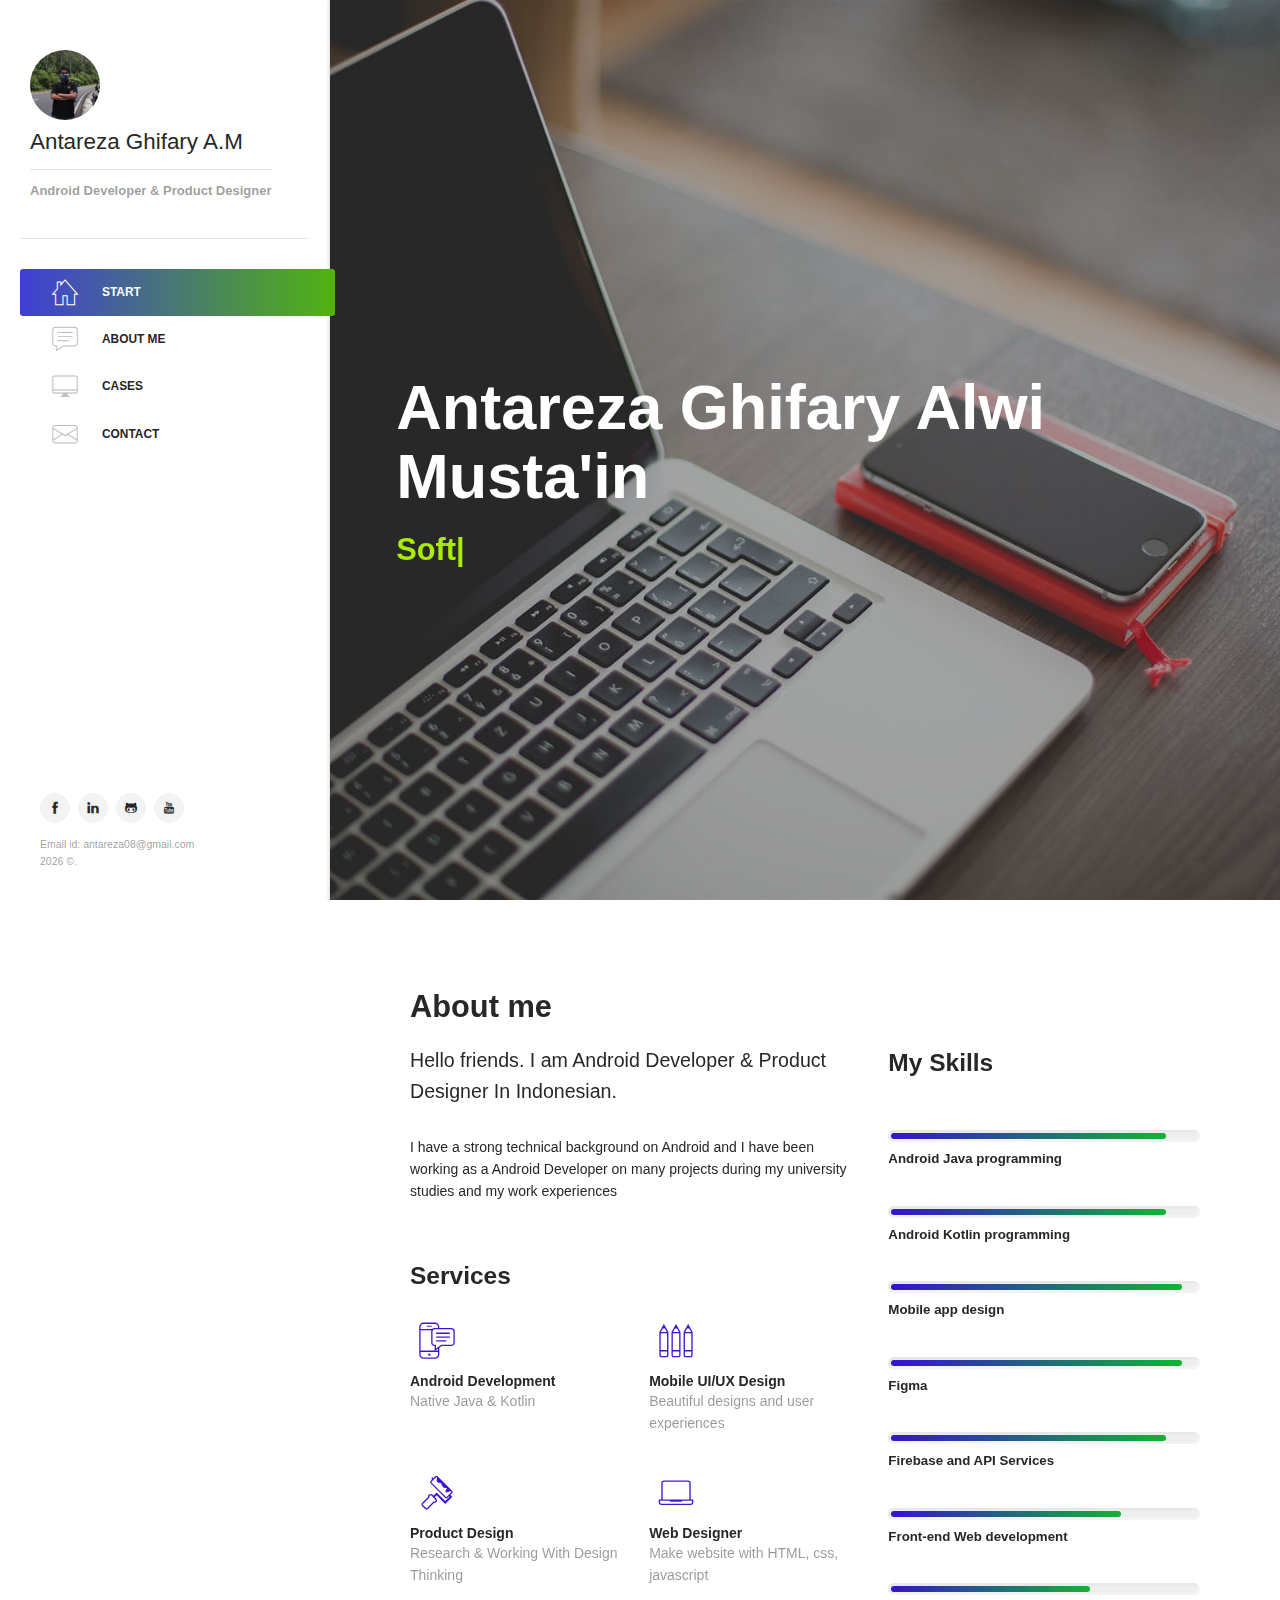
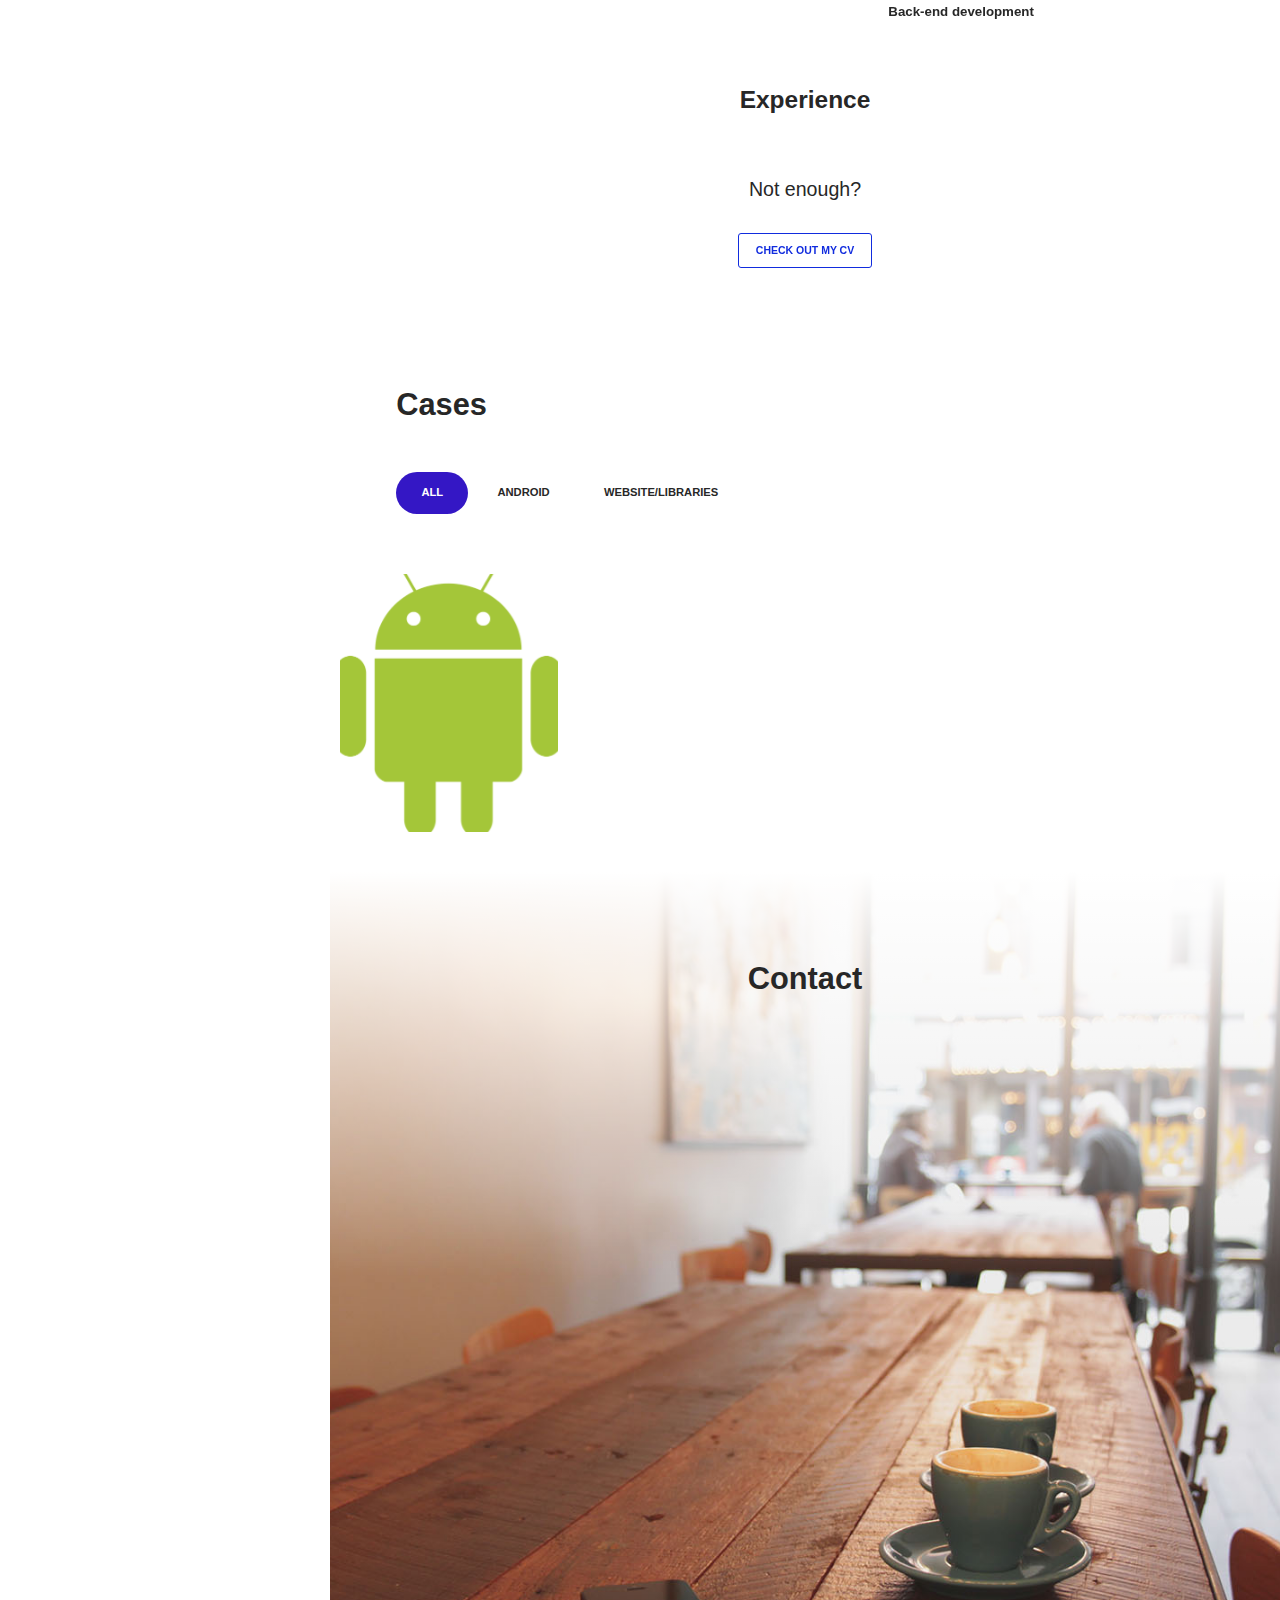
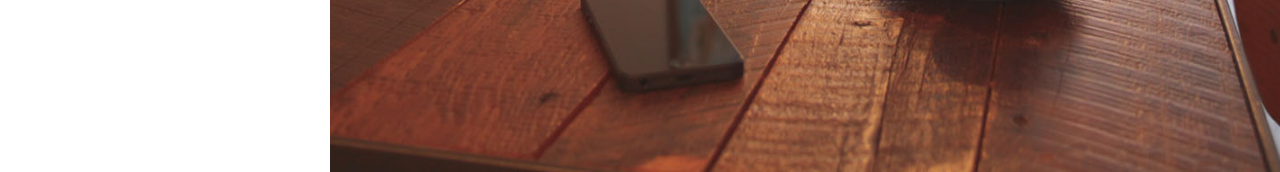
<file: index.html>
<!DOCTYPE html>
<html lang="en" ng-app="myApp">
<head>

    <title>Antareza Ghifary 😉</title>

    <!-- Meta -->
    <meta name="author" content="Antareza Ghifary">
    <meta http-equiv="Content-Type" content="text/html; charset=UTF-8" />
    <meta name="viewport" content="width=device-width, initial-scale=1" />
    <meta http-equiv="content-language" content="en">
    <meta name="Description" content="I am Programmer & Designer In Indonesian. I have dream for create startup Game In Indonesia at 2023 or 2024. for my work currently is iOS Developer in Indonesian ">
    <meta name="Keywords" content="Android Developer (iOS), Web Designer, Graphic Designer">
    <meta name="robots" content="index,nofollow" />
    <meta name="og:description" content="I am Programmer & Designer In Indonesian. I have dream for create startup Game In Indonesia at 2023 or 2024. for my work currently is iOS Developer in Indonesian">
    <meta property="og:locale" content="en_GB" />
    <meta property="og:site_name" content="Antareza Ghifary - Android App Developer and Designer" />
    <meta property="og:title" content="Antareza Ghifary - Android App Developer and Designer" />
    <meta property="og:image" content="assets/img/photos/profile-bg1.jpg" />
    <meta property="og:image:secure_url" content="assets/img/photos/profile-bg1.jpg" />
    <meta property="og:type" content="website" />
    <meta property="og:url" content="https://antarezaghifary.github.io/" />

    <!-- Twitter Card data -->
    <meta name="twitter:card" content="summary">
    <meta name="twitter:site" content="https://antarezaghifary.github.io/">
    <meta name="twitter:title" content="Antareza Ghifary - Android App Developer and Designer">
    <meta name="twitter:description" content="I am Programmer & Designer In Indonesian. I have dream for create startup Game In Indonesia at 2023 or 2024. for my work currently is iOS Developer in Indonesian">
    <meta name="twitter:creator" content="Antareza Ghifary">
    <meta name="twitter:image" content="assets/img/photos/profile-bg1.jpg">

    <!-- Schema.org markup for Google+ -->
    <meta itemprop="name" content="Antareza Ghifary - Android App Developer and Designer">
    <meta itemprop="description" content="I am Programmer & Designer In Indonesian. I have dream for create startup Game In Indonesia at 2023 or 2024. for my work currently is iOS Developer in Indonesian">
    <meta itemprop="image" content="assets/img/photos/profile-bg1.jpg">

    <!-- Favicons -->
    <link rel="shortcut icon" href="assets/img/favicon.png">
    <link rel="apple-touch-icon" href="assets/img/favicon_60x60.png">
    <link rel="apple-touch-icon" sizes="76x76" href="assets/img/favicon_76x76.png">
    <link rel="apple-touch-icon" sizes="120x120" href="assets/img/favicon_120x120.png">
    <link rel="apple-touch-icon" sizes="152x152" href="assets/img/favicon_152x152.png">

    <!-- Google Web Fonts -->
<!--     <link href="../fonts.googleapis.com/css-family=Catamaran-600,700.htm" rel="stylesheet"> -->
    <!-- CSS Styles -->
    <link rel="stylesheet" href="assets/css/styles.css" />

    <!-- CSS Base -->
    <link id="theme" rel="stylesheet" href="assets/css/themes/theme-orange.css" />

</head>

<body class="one-page header-vertical" ng-controller='mainCtrl'>

<!-- Loader -->
<div id="page-loader" class="bg-white">
    <svg class="loader" width="32px" height="32px" viewBox="0 0 32 32" xmlns="http://www.w3.org/2000/svg"><circle class="circle" fill="none" stroke-width="2" stroke-linecap="round" cx="16" cy="16" r="14"></circle></svg>
    <span class="loading-txt text-muted">Siapkan secangkir kopi...</span>
</div>
<!-- Loader / End -->

<!-- Header -->
<header id="header">

    <!-- Owner -->
    <a title="link" href="" class="owner">
        <img src="assets/img/photos/ghifa.jpg" alt="Image not found" class="image">
        <div class="content">
            <h2 class="name">Antareza Ghifary A.M</h2>
            <hr>
            <h2 class="caption text-muted">Android Developer & Product Designer</h2>
        </div>
    </a>

    <!-- Navigation -->
    <nav id="main-menu">
        <div class="nav-wrapper">
            <ul class="nav nav-primary">
                <li><a title="link" href="#home"><i class="li-home"></i>Start</a></li>
                <li><a title="link" href="#about"><i class="li-feedback"></i>About me</a></li>
                <li><a title="link" href="#cases"><i class="li-imac"></i>Cases</a></li>
                <!-- <li><a title="link" href="#latest-posts"><i class="li-pen"></i>Latest posts</a></li> -->
                <li><a title="link" href="#contact"><i class="li-email"></i>Contact</a></li>
            </ul>
        </div>
        <span class="selector"></span>
    </nav>

    <!-- Bottom -->
    <div class="bottom">

        <ul class="list-inline mb-10">
            <li class="list-inline-item"><a title="link" href="https://www.facebook.com/samrez.51" target="_blank" class="icon icon-circle icon-hover icon-secondary icon-sm"><i class="ti-facebook"></i></a></li>
            <li class="list-inline-item"><a title="link" href="https://www.linkedin.com/in/antarezaghifary/"  target="_blank" class="icon icon-circle icon-hover icon-secondary icon-sm"><i class="ti-linkedin"></i></a></li>
            <li class="list-inline-item"><a title="link" href="https://github.com/antarezaghifary"  target="_blank" class="icon icon-circle icon-hover icon-secondary icon-sm"><i class="ti-github"></i></a></li>
            <li class="list-inline-item"><a title="link" href="https://www.youtube.com/channel/UCFJ1l3dCeKLho9feBZwJrYw/"  target="_blank" class="icon icon-circle icon-hover icon-secondary icon-sm"><i class="ti-youtube"></i></a></li> 
        </ul>
        <span class="text-muted" style="text-transform:none;">Email id: antareza08@gmail.com</span><br>
        <span class="text-muted"><script>document.write(new Date().getFullYear())</script> ©.</span>
    </div>

</header>
<!-- Header / End -->

<!-- Content -->
<div id="content">

    <!-- Section / Home -->
    <section id="home" class="section fullheight dark">

        <!-- BG Slideshow -->
        <div class="bg-slideshow">
            <div class="bg-image zooming"><img src="assets/img/photos/profile-bg1.jpg" alt="Image not found"></div>
            <div class="bg-image zooming"><img src="assets/img/photos/profile-bg2.jpg" alt="Image not found"></div>
            <div class="bg-image zooming"><img src="assets/img/photos/profile-bg3.jpg" alt="Image not found"></div>
        </div>

        <div class="v-center container-fluid container-custom">
            <div class="row">
                <div class="col-md-12 w-100">
                    <h1 class="display-3">Antareza Ghifary Alwi Musta'in</h1>
                    <h2 class="caption text-primary"><span id="role">Android Developer</span></h2>
                </div>
            </div>
        </div>


    </section>

    <!-- Section / About -->
    <section id="about" class="section">

        <div class="container container-lg">

            <!-- BG Side -->
            <div class="bg-side bg-left">
                <img src="assets/img/items/googlepixel.png" alt="Image not found">
                <img src="assets/img/items/transp.png" alt="Image not found">
            </div>

            <!-- BG Side -->
            <div class="bg-side bg-right">
                <img src="assets/img/items/iphone.png" alt="Image not found">
            </div>
            <div class="row rowmain">
                <div class="col-md-7">
                    <h2>About me</h2>
                    <p class="lead">Hello friends. I am Android Developer & Product Designer In Indonesian.</p>
                    <p>I have a strong technical background on Android and I have been working as a Android Developer on many projects during my university studies and my work experiences</p>
                    <h3 class="mt-60">Services</h3>
                    <div class="row text-xs-center text-sm-left">
                        <div class="col-sm-6">
                            <!-- Feature -->
                            <div class="feature feature-1 animated fadeIn visible" data-animation="fadeIn">
                                <span class="icon icon-primary icon-md"><i class="li-push"></i></span>
                                <h5 class="mb-0">Android Development</h5>
                                <span class="text-muted">Native Java & Kotlin</span>
                            </div>
                        </div>
                        <div class="col-sm-6">
                            <!-- Feature -->
                            <div class="feature feature-1 animated fadeIn visible" data-animation="fadeIn">
                                <span class="icon icon-primary icon-md"><i class="li-theme"></i></span>
                                <h5 class="mb-0">Mobile UI/UX Design</h5>
                                <span class="text-muted">Beautiful designs and user experiences</span>
                            </div>
                        </div>
                    </div>
                    <div class="row text-xs-center  text-sm-left">
                        <div class="col-sm-6">
                            <!-- Feature -->
                            <div class="feature feature-1 animated fadeIn visible" data-animation="fadeIn">
                                <span class="icon icon-primary icon-md"><i class="li-paintcylinder"></i></span>
                                <h5 class="mb-0">Product Design</h5>
                                <span class="text-muted">Research & Working With Design Thinking</span>
                            </div>
                        </div>
                        <div class="col-sm-6">
                            <!-- Feature -->
                            <div class="feature feature-1 animated fadeIn visible" data-animation="fadeIn">
                                <span class="icon icon-primary icon-md"><i class="li-laptop"></i></span>
                                <h5 class="mb-0">Web Designer</h5>
                                <span class="text-muted">Make website with HTML, css, javascript</span>
                            </div>
                        </div>
                    </div>
                </div>
                <div class="col-md-5">
                    <h3 class="mt-60">My Skills</h3>
                <div class="progress-wrapper">
                    <progress class="progress mb-5" value="90" max="100"></progress>
                    <strong class="text-sm ng-binding">Android Java programming</strong>
                </div>
                <div class="progress-wrapper">
                    <progress class="progress mb-5" value="90" max="100"></progress>
                    <strong class="text-sm ng-binding">Android Kotlin programming</strong>
                </div>
                <div class="progress-wrapper">
                    <progress class="progress mb-5" value="95" max="100"></progress>
                    <strong class="text-sm ng-binding">Mobile app design</strong>
                </div>
                <div class="progress-wrapper">
                    <progress class="progress mb-5" value="95" max="100"></progress>
                    <strong class="text-sm ng-binding">Figma</strong>
                </div>
                <div class="progress-wrapper">
                    <progress class="progress mb-5" value="90" max="100"></progress>
                    <strong class="text-sm ng-binding">Firebase and API Services</strong>
                </div>
                <div class="progress-wrapper">
                    <progress class="progress mb-5" value="75" max="100"></progress>
                    <strong class="text-sm ng-binding">Front-end Web development</strong>
                </div>
                <div class="progress-wrapper">
                    <progress class="progress mb-5" value="65" max="100"></progress>
                    <strong class="text-sm ng-binding">Back-end development</strong>
                </div>
                </div>
            </div>
            <div class="row">
                <div class="col-md-12">

                    <h3 class="mt-60 text-lg-center mb-30">Experience</h3>

                    <!-- <div class="row  text-xs-center">
                        <div class="col-sm-6 col-xs-6 col-md-3">
                        <img class="bg-image " ng-src="assets/img/locations/lecce.jpg" alt="Image not found" src="assets/img/locations/lecce.jpg">
                        <div class="col-lg-12">
                            <a title="link" href="http://www.programmingexpress.com" target="_blank"><img ng-src="assets/img/companies/programmingexpress.jpg" alt="Image not found" class="img-circle mb-20 m10 mt-20" src="assets/img/companies/programmingexpress.jpg"></a>
                            <h5 class="mb-5 text-white">Programming Express</h5>
                            <h5 class="text-sm text-muted-light mt-5">Intership</h5>
                        </div>
                    </div><div class="col-sm-6 col-xs-6 col-md-3">
                        <img class="bg-image " ng-src="assets/img/locations/london.jpg" alt="Image not found" src="assets/img/locations/london.jpg">
                        <div class="col-lg-12">
                            <a title="link" href="http://www.softechonnet.com/" target="_blank"><img ng-src="assets/img/companies/softech.jpg" alt="Image not found" class="img-circle mb-20 m10 mt-20" src="assets/img/companies/softech.jpg"></a>
                            <h5 class="mb-5 text-white">Softech Computer Education</h5>
                            <h5 class="text-sm text-muted-light mt-5">Web Developer</h5>
                        </div>
                    </div><div class="col-sm-6 col-xs-6 col-md-3">
                        <img class="bg-image " ng-src="assets/img/locations/unisalento.jpg" alt="Image not found" src="assets/img/locations/unisalento.jpg">
                        <div class="col-lg-12">
                            <a title="link" href="http://www.ecajmer.ac.in/"><img ng-src="assets/img/companies/college.png" alt="Image not found" class="img-circle mb-20 m10 mt-20" src="assets/img/companies/college.png"></a>
                           <h5 class="mb-5 text-white">Govt. Engg .College, Ajmer</h5>
                            <h5 class="text-sm text-muted-light mt-5">Software Engineer</h5>
                        </div>
                    </div><div class="col-sm-6 col-xs-6 col-md-3">
                        <img class="bg-image " ng-src="assets/img/locations/hers.jpg" alt="Image not found" src="assets/img/locations/hers.jpg">
                        <div class="col-lg-12">
                            <a title="link" href="http://www.programmingexpress.com" target="_blank"><img ng-src="assets/img/companies/programmingexpress.jpg" alt="Image not found" class="img-circle mb-20 m10 mt-20" src="assets/img/companies/programmingexpress.jpg"></a>
                           <h5 class="mb-5 text-white">Programming Express</h5>
                            <h5 class="text-sm text-muted-light mt-5">App Developer</h5>
                        </div>
                    </div>
                    </div> -->
                </div>
            </div>
            <div class="row mt-30">
                <div class="col-md-12">
                <p class="lead  text-xs-center text-lg-center">Not enough?</p>
                </div>
            </div>
            <div class="row">
                <div class="col-md-12 text-xs-center text-lg-center">
                    <a title="link" class="btn btn-sm btn-outline-primary" href="assets/cv/cv.png" target="_blank">Check out my CV</a>
                </div>
            </div>
        </div>
    </section>
    <!-- Section / portfolio -->
    <section id="cases" class="section" >

        <div class="container-fluid container-custom">
            <h2 class="mb-50">Cases</h2>
            <!-- Filter -->
            <nav class="mb-40">
                <ul class="nav nav-pills filter-isotope mb-50 text-center" data-filter-list="#works-list">
                    <li class="nav-item active"><a title="link" href="#" class="nav-link" data-filter="*"><i class="pe-7s-folder"></i>All</a></li>
                    <li class="nav-item"><a title="link" href="#" class="nav-link" data-filter=".filter-one"><i class="pe-7s-graph1"></i>Android</a></li>
                    <li class="nav-item"><a title="link" href="#" class="nav-link" data-filter=".filter-two"><i class="pe-7s-comment"></i>Website/Libraries</a></li>
                </ul>
            </nav>
        </div>

        <div id="works-list" class="row masonry no-padding" style="position: relative; height: 0px;">
            <div class="masonry-sizer col-lg-3 col-sm-4 col-xs-6"></div>
            <div class="masonry-item filter-two col-lg-3 col-sm-4 col-xs-6">
                
                <a title="link" href="portfolio/web/pos.html" data-toggle="ajax-modal">
                <div class="image-box image-hover inner-title title-hover">
                    <div class="image" style="margin: 10px;">
                        <img alt="Image not found" src="portfolio/img/android_robot.png">
                    </div>
                    <div class="title text-xs-center">
                            <h3 class="mb-0">Fancy Toast</h3>
                            <h5 class="text-sm text-muted mt-10 mb-0">Android Library</h5>
                    </div>  
                </div>
                </a>
            </div>
           


    </section>

    <!-- Section / Latest Posts -->

    <!-- Section / Contact -->
    <section id="contact" class="section min-fullheight">

        <!-- BG Map -->
        <div class="bg-image with-joiner"><img src="assets/img/photos/contact_me.jpg" alt="Image not found"/></div>

        <div class="container-fluid container-custom">
            <h2 class="mb-50 text-xs-center">Contact</h2>
        </div>
        <div class="container container-sm">
            <div class="contact-box animated" data-animation="fadeInUp">
                <div class="row no-padding">
                    <div class="col-md-12">
                        <div class="box">
                            <h4><a title="link" href="#">Contact me</a></h4>
                            <ul class="contact-list">
                                <li>
                                    <i class="li-email"></i>
                                    <div class="content">
                                        <span class="text-xs text-muted mb-5">E-mail:</span>
                                        <a title="link" href="mailto:antareza08@gmail.com" class="text-lg">antareza08@gmail.com</a>
                                    </div>
                                </li>
                                <!-- <li>
                                    <i class="li-push"></i>
                                    <div class="content">
                                        <span class="text-xs text-muted mb-5">Phone:</span>
                                        <a title="link" href="tel:+6288225345011">+62 <span class="text-lg">88225345011</span></a>

                                    </div>
                                </li> -->
                                <li>
                                    <i class="li-map1"></i>
                                    <div class="content">
                                        <span class="text-xs text-muted mb-5">Address:</span>
                                        <span class="text-lg">Jakarta, Indonesia</span>
                                    </div>
                                </li>
                            </ul>
                        </div>
                    </div>
                </div>
            </div>
        </div>

    </section>

</div>
<!-- Content / End -->

<!-- Mobile Navigation Toggle -->
<div id="mobile-nav-toggle"><span></span><span></span><span></span></div>

<!-- Notification Bar -->
<div id="notification-bar"></div>

<!-- JS Libraries -->
<script src="assets/js/jquery-2.2.4.min.js"></script>

<!-- JS Plugins -->
<script src="assets/js/plugins.js"></script>

<!-- JS Core -->
<script src="assets/js/core.js"></script>


<!-- AngularJS -->
<!-- AngularJS -->
<script src="assets/js/angular.min.js"></script>

<!-- Firebase -->
<script src="assets/js/firebase.js"></script>

<!-- AngularFire -->
<script src="assets/js/angularfire.min.js"></script>

<script src='assets/js/main.js'></script>
<script src="assets/js/typed.js"></script>

</body>

</html>
</file>
<file: assets/css/themes/theme-orange.css>
/* -----------------------------------------------------------------------------

Skill - Modern & Creative HTML5 Template

File:			Base SCSS File
Version:        1.1
Last change:    22/11/16
Author:			Suelo

Table of Contents:

1. Document Setup
2. Basic
3. Header
4. Content
-- 4.1 Blog
-- 4.2 Features
-- 4.3 Media
-- 4.4 Other
-- 4.5 Page Title
5. Footer
6. Elements
-- 6.1 Ajax Modal
-- 6.2 Backgrounds
-- 6.3 Breadcrumbs
-- 6.4 Buttons
-- 6.5 Calendar
-- 6.6 Cards
-- 6.7 Carousel
-- 6.8 Forms
-- 6.9 Icons
-- 6.10 Images
-- 6.11 Loader
-- 6.12 Modals
-- 6.13 Navigations
-- 6.14 Notification Bar
-- 6.15 Pagination
-- 6.16 Price Tables
-- 6.17 Progress Bars
-- 6.18 Tags
-- 6.19 Typography
7. Widgets
8. Animations
-------------------------------------------------------------------------------- */
/* ----------------------------------------------------------------------------- */
/* --- 1. SETUP
/* ----------------------------------------------------------------------------- */
html {
  font-size: 14px;
}

@media only screen and (max-width: 767px) {
  html {
    font-size: 13px;
  }
}

@import url('https://fonts.googleapis.com/css?family=Catamaran:600,700|Raleway:200,300,400,500|Roboto:100,100i,300,300i,400');
body {
  position: relative;
  color: #272727;
  font-family: "Helvetica Neue", Helvetica, Arial, sans-serif;
  font-weight: 400;
  line-height: 1.6;
  overflow-x: hidden;
  -webkit-font-smoothing: antialiased;
  -moz-osx-font-smoothing: grayscale;
}

a {
  color: inherit;
  -webkit-transition: all 0.2s ease-in-out;
  -moz-transition: all 0.2s ease-in-out;
  -o-transition: all 0.2s ease-in-out;
  transition: all 0.2s ease-in-out;
}

a:hover, a:focus {
  text-decoration: none;
  color: inherit;
}

textarea:focus, input:focus, a:focus, a:visited, *:focus {
  outline: none;
}

iframe {
  border: none;
}

img {
  max-width: 100%;
  height: auto;
  -webkit-backface-visibility: hidden;
}

.container-custom {
  margin-left: 4vw;
  margin-right: 4vw;
}

@media only screen and (min-width: 1500px) {
  .container-custom {
    margin-left: 9vw;
    margin-right: 9vw;
  }
}

.container-custom > .main.left, .container-custom > .sidebar.left {
  float: left;
}

@media only screen and (max-width: 991px) {
  .container-custom > .main.left, .container-custom > .sidebar.left {
    float: none;
  }
}

.container-custom > .main.right, .container-custom > .sidebar.right {
  float: right;
}

@media only screen and (max-width: 991px) {
  .container-custom > .main.right, .container-custom > .sidebar.right {
    float: none;
  }
}

.container-custom > .main {
  width: 70%;
}

@media only screen and (max-width: 991px) {
  .container-custom > .main {
    width: 100%;
    margin-bottom: 3rem;
  }
}

.container-custom > .sidebar {
  width: 24%;
}

@media only screen and (max-width: 991px) {
  .container-custom > .sidebar {
    width: 100%;
  }
}

.container-md {
  width: 860px;
}

@media only screen and (max-width: 991px) {
  .container-md {
    width: 730px;
  }
}

@media only screen and (max-width: 767px) {
  .container-md {
    width: auto;
  }
}

.container-sm {
  width: 500px;
}

@media only screen and (max-width: 767px) {
  .container-sm {
    width: auto;
  }
}

/* ---------------------------------------------------------------------------- */
/* --- 2. BASICS
/* ----------------------------------------------------------------------------- */
.relative {
  position: relative;
  z-index: 2;
}

.block {
  display: block;
}

.dark {
  color: #fff;
}

.mt-0 {
  margin-top: 0px !important;
}

.mt-5 {
  margin-top: 5px !important;
}

.mt-10 {
  margin-top: 10px !important;
}

.mt-15 {
  margin-top: 15px !important;
}

.mt-20 {
  margin-top: 20px !important;
}

.mt-25 {
  margin-top: 25px !important;
}

.mt-30 {
  margin-top: 30px !important;
}

.mt-35 {
  margin-top: 35px !important;
}

.mt-40 {
  margin-top: 40px !important;
}

.mt-45 {
  margin-top: 45px !important;
}

.mt-50 {
  margin-top: 50px !important;
}

.mt-55 {
  margin-top: 55px !important;
}

.mt-60 {
  margin-top: 60px !important;
}

.mt-65 {
  margin-top: 65px !important;
}

.mt-70 {
  margin-top: 70px !important;
}

.mt-75 {
  margin-top: 75px !important;
}

.mt-80 {
  margin-top: 80px !important;
}

.mt-85 {
  margin-top: 85px !important;
}

.mt-90 {
  margin-top: 90px !important;
}

.mt-95 {
  margin-top: 95px !important;
}

.mt-100 {
  margin-top: 100px !important;
}

.mt-105 {
  margin-top: 105px !important;
}

.mt-110 {
  margin-top: 110px !important;
}

.mt-115 {
  margin-top: 115px !important;
}

.mt-120 {
  margin-top: 120px !important;
}

.mt-125 {
  margin-top: 125px !important;
}

.mt-130 {
  margin-top: 130px !important;
}

.mt-135 {
  margin-top: 135px !important;
}

.mt-140 {
  margin-top: 140px !important;
}

.mt-145 {
  margin-top: 145px !important;
}

.mt-150 {
  margin-top: 150px !important;
}

.mt-155 {
  margin-top: 155px !important;
}

.mt-160 {
  margin-top: 160px !important;
}

.mt-165 {
  margin-top: 165px !important;
}

.mt-170 {
  margin-top: 170px !important;
}

.mt-175 {
  margin-top: 175px !important;
}

.mt-180 {
  margin-top: 180px !important;
}

.mt-185 {
  margin-top: 185px !important;
}

.mt-190 {
  margin-top: 190px !important;
}

.mt-195 {
  margin-top: 195px !important;
}

.mt-200 {
  margin-top: 200px !important;
}

.mr-0 {
  margin-right: 0px !important;
}

.mr-5 {
  margin-right: 5px !important;
}

.mr-10 {
  margin-right: 10px !important;
}

.mr-15 {
  margin-right: 15px !important;
}

.mr-20 {
  margin-right: 20px !important;
}

.mr-25 {
  margin-right: 25px !important;
}

.mr-30 {
  margin-right: 30px !important;
}

.mr-35 {
  margin-right: 35px !important;
}

.mr-40 {
  margin-right: 40px !important;
}

.mr-45 {
  margin-right: 45px !important;
}

.mr-50 {
  margin-right: 50px !important;
}

.mr-55 {
  margin-right: 55px !important;
}

.mr-60 {
  margin-right: 60px !important;
}

.mr-65 {
  margin-right: 65px !important;
}

.mr-70 {
  margin-right: 70px !important;
}

.mr-75 {
  margin-right: 75px !important;
}

.mr-80 {
  margin-right: 80px !important;
}

.mr-85 {
  margin-right: 85px !important;
}

.mr-90 {
  margin-right: 90px !important;
}

.mr-95 {
  margin-right: 95px !important;
}

.mr-100 {
  margin-right: 100px !important;
}

.mr-105 {
  margin-right: 105px !important;
}

.mr-110 {
  margin-right: 110px !important;
}

.mr-115 {
  margin-right: 115px !important;
}

.mr-120 {
  margin-right: 120px !important;
}

.mr-125 {
  margin-right: 125px !important;
}

.mr-130 {
  margin-right: 130px !important;
}

.mr-135 {
  margin-right: 135px !important;
}

.mr-140 {
  margin-right: 140px !important;
}

.mr-145 {
  margin-right: 145px !important;
}

.mr-150 {
  margin-right: 150px !important;
}

.mr-155 {
  margin-right: 155px !important;
}

.mr-160 {
  margin-right: 160px !important;
}

.mr-165 {
  margin-right: 165px !important;
}

.mr-170 {
  margin-right: 170px !important;
}

.mr-175 {
  margin-right: 175px !important;
}

.mr-180 {
  margin-right: 180px !important;
}

.mr-185 {
  margin-right: 185px !important;
}

.mr-190 {
  margin-right: 190px !important;
}

.mr-195 {
  margin-right: 195px !important;
}

.mr-200 {
  margin-right: 200px !important;
}

.mb-0 {
  margin-bottom: 0px !important;
}

.mb-5 {
  margin-bottom: 5px !important;
}

.mb-10 {
  margin-bottom: 10px !important;
}

.mb-15 {
  margin-bottom: 15px !important;
}

.mb-20 {
  margin-bottom: 20px !important;
}

.mb-25 {
  margin-bottom: 25px !important;
}

.mb-30 {
  margin-bottom: 30px !important;
}

.mb-35 {
  margin-bottom: 35px !important;
}

.mb-40 {
  margin-bottom: 40px !important;
}

.mb-45 {
  margin-bottom: 45px !important;
}

.mb-50 {
  margin-bottom: 50px !important;
}

.mb-55 {
  margin-bottom: 55px !important;
}

.mb-60 {
  margin-bottom: 60px !important;
}

.mb-65 {
  margin-bottom: 65px !important;
}

.mb-70 {
  margin-bottom: 70px !important;
}

.mb-75 {
  margin-bottom: 75px !important;
}

.mb-80 {
  margin-bottom: 80px !important;
}

.mb-85 {
  margin-bottom: 85px !important;
}

.mb-90 {
  margin-bottom: 90px !important;
}

.mb-95 {
  margin-bottom: 95px !important;
}

.mb-100 {
  margin-bottom: 100px !important;
}

.mb-105 {
  margin-bottom: 105px !important;
}

.mb-110 {
  margin-bottom: 110px !important;
}

.mb-115 {
  margin-bottom: 115px !important;
}

.mb-120 {
  margin-bottom: 120px !important;
}

.mb-125 {
  margin-bottom: 125px !important;
}

.mb-130 {
  margin-bottom: 130px !important;
}

.mb-135 {
  margin-bottom: 135px !important;
}

.mb-140 {
  margin-bottom: 140px !important;
}

.mb-145 {
  margin-bottom: 145px !important;
}

.mb-150 {
  margin-bottom: 150px !important;
}

.mb-155 {
  margin-bottom: 155px !important;
}

.mb-160 {
  margin-bottom: 160px !important;
}

.mb-165 {
  margin-bottom: 165px !important;
}

.mb-170 {
  margin-bottom: 170px !important;
}

.mb-175 {
  margin-bottom: 175px !important;
}

.mb-180 {
  margin-bottom: 180px !important;
}

.mb-185 {
  margin-bottom: 185px !important;
}

.mb-190 {
  margin-bottom: 190px !important;
}

.mb-195 {
  margin-bottom: 195px !important;
}

.mb-200 {
  margin-bottom: 200px !important;
}

.ml-0 {
  margin-left: 0px !important;
}

.ml-5 {
  margin-left: 5px !important;
}

.ml-10 {
  margin-left: 10px !important;
}

.ml-15 {
  margin-left: 15px !important;
}

.ml-20 {
  margin-left: 20px !important;
}

.ml-25 {
  margin-left: 25px !important;
}

.ml-30 {
  margin-left: 30px !important;
}

.ml-35 {
  margin-left: 35px !important;
}

.ml-40 {
  margin-left: 40px !important;
}

.ml-45 {
  margin-left: 45px !important;
}

.ml-50 {
  margin-left: 50px !important;
}

.ml-55 {
  margin-left: 55px !important;
}

.ml-60 {
  margin-left: 60px !important;
}

.ml-65 {
  margin-left: 65px !important;
}

.ml-70 {
  margin-left: 70px !important;
}

.ml-75 {
  margin-left: 75px !important;
}

.ml-80 {
  margin-left: 80px !important;
}

.ml-85 {
  margin-left: 85px !important;
}

.ml-90 {
  margin-left: 90px !important;
}

.ml-95 {
  margin-left: 95px !important;
}

.ml-100 {
  margin-left: 100px !important;
}

.ml-105 {
  margin-left: 105px !important;
}

.ml-110 {
  margin-left: 110px !important;
}

.ml-115 {
  margin-left: 115px !important;
}

.ml-120 {
  margin-left: 120px !important;
}

.ml-125 {
  margin-left: 125px !important;
}

.ml-130 {
  margin-left: 130px !important;
}

.ml-135 {
  margin-left: 135px !important;
}

.ml-140 {
  margin-left: 140px !important;
}

.ml-145 {
  margin-left: 145px !important;
}

.ml-150 {
  margin-left: 150px !important;
}

.ml-155 {
  margin-left: 155px !important;
}

.ml-160 {
  margin-left: 160px !important;
}

.ml-165 {
  margin-left: 165px !important;
}

.ml-170 {
  margin-left: 170px !important;
}

.ml-175 {
  margin-left: 175px !important;
}

.ml-180 {
  margin-left: 180px !important;
}

.ml-185 {
  margin-left: 185px !important;
}

.ml-190 {
  margin-left: 190px !important;
}

.ml-195 {
  margin-left: 195px !important;
}

.ml-200 {
  margin-left: 200px !important;
}

.m-0 {
  margin: 0px !important;
}

.m-5 {
  margin: 5px !important;
}

.m-10 {
  margin: 10px !important;
}

.m-15 {
  margin: 15px !important;
}

.m-20 {
  margin: 20px !important;
}

.m-25 {
  margin: 25px !important;
}

.m-30 {
  margin: 30px !important;
}

.m-35 {
  margin: 35px !important;
}

.m-40 {
  margin: 40px !important;
}

.m-45 {
  margin: 45px !important;
}

.m-50 {
  margin: 50px !important;
}

.m-55 {
  margin: 55px !important;
}

.m-60 {
  margin: 60px !important;
}

.m-65 {
  margin: 65px !important;
}

.m-70 {
  margin: 70px !important;
}

.m-75 {
  margin: 75px !important;
}

.m-80 {
  margin: 80px !important;
}

.m-85 {
  margin: 85px !important;
}

.m-90 {
  margin: 90px !important;
}

.m-95 {
  margin: 95px !important;
}

.m-100 {
  margin: 100px !important;
}

.m-105 {
  margin: 105px !important;
}

.m-110 {
  margin: 110px !important;
}

.m-115 {
  margin: 115px !important;
}

.m-120 {
  margin: 120px !important;
}

.m-125 {
  margin: 125px !important;
}

.m-130 {
  margin: 130px !important;
}

.m-135 {
  margin: 135px !important;
}

.m-140 {
  margin: 140px !important;
}

.m-145 {
  margin: 145px !important;
}

.m-150 {
  margin: 150px !important;
}

.m-155 {
  margin: 155px !important;
}

.m-160 {
  margin: 160px !important;
}

.m-165 {
  margin: 165px !important;
}

.m-170 {
  margin: 170px !important;
}

.m-175 {
  margin: 175px !important;
}

.m-180 {
  margin: 180px !important;
}

.m-185 {
  margin: 185px !important;
}

.m-190 {
  margin: 190px !important;
}

.m-195 {
  margin: 195px !important;
}

.m-200 {
  margin: 200px !important;
}

.pt-0 {
  padding-top: 0px !important;
}

.pt-5 {
  padding-top: 5px !important;
}

.pt-10 {
  padding-top: 10px !important;
}

.pt-15 {
  padding-top: 15px !important;
}

.pt-20 {
  padding-top: 20px !important;
}

.pt-25 {
  padding-top: 25px !important;
}

.pt-30 {
  padding-top: 30px !important;
}

.pt-35 {
  padding-top: 35px !important;
}

.pt-40 {
  padding-top: 40px !important;
}

.pt-45 {
  padding-top: 45px !important;
}

.pt-50 {
  padding-top: 50px !important;
}

.pt-55 {
  padding-top: 55px !important;
}

.pt-60 {
  padding-top: 60px !important;
}

.pt-65 {
  padding-top: 65px !important;
}

.pt-70 {
  padding-top: 70px !important;
}

.pt-75 {
  padding-top: 75px !important;
}

.pt-80 {
  padding-top: 80px !important;
}

.pt-85 {
  padding-top: 85px !important;
}

.pt-90 {
  padding-top: 90px !important;
}

.pt-95 {
  padding-top: 95px !important;
}

.pt-100 {
  padding-top: 100px !important;
}

.pt-105 {
  padding-top: 105px !important;
}

.pt-110 {
  padding-top: 110px !important;
}

.pt-115 {
  padding-top: 115px !important;
}

.pt-120 {
  padding-top: 120px !important;
}

.pt-125 {
  padding-top: 125px !important;
}

.pt-130 {
  padding-top: 130px !important;
}

.pt-135 {
  padding-top: 135px !important;
}

.pt-140 {
  padding-top: 140px !important;
}

.pt-145 {
  padding-top: 145px !important;
}

.pt-150 {
  padding-top: 150px !important;
}

.pt-155 {
  padding-top: 155px !important;
}

.pt-160 {
  padding-top: 160px !important;
}

.pt-165 {
  padding-top: 165px !important;
}

.pt-170 {
  padding-top: 170px !important;
}

.pt-175 {
  padding-top: 175px !important;
}

.pt-180 {
  padding-top: 180px !important;
}

.pt-185 {
  padding-top: 185px !important;
}

.pt-190 {
  padding-top: 190px !important;
}

.pt-195 {
  padding-top: 195px !important;
}

.pt-200 {
  padding-top: 200px !important;
}

.pr-0 {
  padding-right: 0px !important;
}

.pr-5 {
  padding-right: 5px !important;
}

.pr-10 {
  padding-right: 10px !important;
}

.pr-15 {
  padding-right: 15px !important;
}

.pr-20 {
  padding-right: 20px !important;
}

.pr-25 {
  padding-right: 25px !important;
}

.pr-30 {
  padding-right: 30px !important;
}

.pr-35 {
  padding-right: 35px !important;
}

.pr-40 {
  padding-right: 40px !important;
}

.pr-45 {
  padding-right: 45px !important;
}

.pr-50 {
  padding-right: 50px !important;
}

.pr-55 {
  padding-right: 55px !important;
}

.pr-60 {
  padding-right: 60px !important;
}

.pr-65 {
  padding-right: 65px !important;
}

.pr-70 {
  padding-right: 70px !important;
}

.pr-75 {
  padding-right: 75px !important;
}

.pr-80 {
  padding-right: 80px !important;
}

.pr-85 {
  padding-right: 85px !important;
}

.pr-90 {
  padding-right: 90px !important;
}

.pr-95 {
  padding-right: 95px !important;
}

.pr-100 {
  padding-right: 100px !important;
}

.pr-105 {
  padding-right: 105px !important;
}

.pr-110 {
  padding-right: 110px !important;
}

.pr-115 {
  padding-right: 115px !important;
}

.pr-120 {
  padding-right: 120px !important;
}

.pr-125 {
  padding-right: 125px !important;
}

.pr-130 {
  padding-right: 130px !important;
}

.pr-135 {
  padding-right: 135px !important;
}

.pr-140 {
  padding-right: 140px !important;
}

.pr-145 {
  padding-right: 145px !important;
}

.pr-150 {
  padding-right: 150px !important;
}

.pr-155 {
  padding-right: 155px !important;
}

.pr-160 {
  padding-right: 160px !important;
}

.pr-165 {
  padding-right: 165px !important;
}

.pr-170 {
  padding-right: 170px !important;
}

.pr-175 {
  padding-right: 175px !important;
}

.pr-180 {
  padding-right: 180px !important;
}

.pr-185 {
  padding-right: 185px !important;
}

.pr-190 {
  padding-right: 190px !important;
}

.pr-195 {
  padding-right: 195px !important;
}

.pr-200 {
  padding-right: 200px !important;
}

.pb-0 {
  padding-bottom: 0px !important;
}

.pb-5 {
  padding-bottom: 5px !important;
}

.pb-10 {
  padding-bottom: 10px !important;
}

.pb-15 {
  padding-bottom: 15px !important;
}

.pb-20 {
  padding-bottom: 20px !important;
}

.pb-25 {
  padding-bottom: 25px !important;
}

.pb-30 {
  padding-bottom: 30px !important;
}

.pb-35 {
  padding-bottom: 35px !important;
}

.pb-40 {
  padding-bottom: 40px !important;
}

.pb-45 {
  padding-bottom: 45px !important;
}

.pb-50 {
  padding-bottom: 50px !important;
}

.pb-55 {
  padding-bottom: 55px !important;
}

.pb-60 {
  padding-bottom: 60px !important;
}

.pb-65 {
  padding-bottom: 65px !important;
}

.pb-70 {
  padding-bottom: 70px !important;
}

.pb-75 {
  padding-bottom: 75px !important;
}

.pb-80 {
  padding-bottom: 80px !important;
}

.pb-85 {
  padding-bottom: 85px !important;
}

.pb-90 {
  padding-bottom: 90px !important;
}

.pb-95 {
  padding-bottom: 95px !important;
}

.pb-100 {
  padding-bottom: 100px !important;
}

.pb-105 {
  padding-bottom: 105px !important;
}

.pb-110 {
  padding-bottom: 110px !important;
}

.pb-115 {
  padding-bottom: 115px !important;
}

.pb-120 {
  padding-bottom: 120px !important;
}

.pb-125 {
  padding-bottom: 125px !important;
}

.pb-130 {
  padding-bottom: 130px !important;
}

.pb-135 {
  padding-bottom: 135px !important;
}

.pb-140 {
  padding-bottom: 140px !important;
}

.pb-145 {
  padding-bottom: 145px !important;
}

.pb-150 {
  padding-bottom: 150px !important;
}

.pb-155 {
  padding-bottom: 155px !important;
}

.pb-160 {
  padding-bottom: 160px !important;
}

.pb-165 {
  padding-bottom: 165px !important;
}

.pb-170 {
  padding-bottom: 170px !important;
}

.pb-175 {
  padding-bottom: 175px !important;
}

.pb-180 {
  padding-bottom: 180px !important;
}

.pb-185 {
  padding-bottom: 185px !important;
}

.pb-190 {
  padding-bottom: 190px !important;
}

.pb-195 {
  padding-bottom: 195px !important;
}

.pb-200 {
  padding-bottom: 200px !important;
}

.pl-0 {
  padding-left: 0px !important;
}

.pl-5 {
  padding-left: 5px !important;
}

.pl-10 {
  padding-left: 10px !important;
}

.pl-15 {
  padding-left: 15px !important;
}

.pl-20 {
  padding-left: 20px !important;
}

.pl-25 {
  padding-left: 25px !important;
}

.pl-30 {
  padding-left: 30px !important;
}

.pl-35 {
  padding-left: 35px !important;
}

.pl-40 {
  padding-left: 40px !important;
}

.pl-45 {
  padding-left: 45px !important;
}

.pl-50 {
  padding-left: 50px !important;
}

.pl-55 {
  padding-left: 55px !important;
}

.pl-60 {
  padding-left: 60px !important;
}

.pl-65 {
  padding-left: 65px !important;
}

.pl-70 {
  padding-left: 70px !important;
}

.pl-75 {
  padding-left: 75px !important;
}

.pl-80 {
  padding-left: 80px !important;
}

.pl-85 {
  padding-left: 85px !important;
}

.pl-90 {
  padding-left: 90px !important;
}

.pl-95 {
  padding-left: 95px !important;
}

.pl-100 {
  padding-left: 100px !important;
}

.pl-105 {
  padding-left: 105px !important;
}

.pl-110 {
  padding-left: 110px !important;
}

.pl-115 {
  padding-left: 115px !important;
}

.pl-120 {
  padding-left: 120px !important;
}

.pl-125 {
  padding-left: 125px !important;
}

.pl-130 {
  padding-left: 130px !important;
}

.pl-135 {
  padding-left: 135px !important;
}

.pl-140 {
  padding-left: 140px !important;
}

.pl-145 {
  padding-left: 145px !important;
}

.pl-150 {
  padding-left: 150px !important;
}

.pl-155 {
  padding-left: 155px !important;
}

.pl-160 {
  padding-left: 160px !important;
}

.pl-165 {
  padding-left: 165px !important;
}

.pl-170 {
  padding-left: 170px !important;
}

.pl-175 {
  padding-left: 175px !important;
}

.pl-180 {
  padding-left: 180px !important;
}

.pl-185 {
  padding-left: 185px !important;
}

.pl-190 {
  padding-left: 190px !important;
}

.pl-195 {
  padding-left: 195px !important;
}

.pl-200 {
  padding-left: 200px !important;
}

.p-0 {
  padding: 0px !important;
}

.p-5 {
  padding: 5px !important;
}

.p-10 {
  padding: 10px !important;
}

.p-15 {
  padding: 15px !important;
}

.p-20 {
  padding: 20px !important;
}

.p-25 {
  padding: 25px !important;
}

.p-30 {
  padding: 30px !important;
}

.p-35 {
  padding: 35px !important;
}

.p-40 {
  padding: 40px !important;
}

.p-45 {
  padding: 45px !important;
}

.p-50 {
  padding: 50px !important;
}

.p-55 {
  padding: 55px !important;
}

.p-60 {
  padding: 60px !important;
}

.p-65 {
  padding: 65px !important;
}

.p-70 {
  padding: 70px !important;
}

.p-75 {
  padding: 75px !important;
}

.p-80 {
  padding: 80px !important;
}

.p-85 {
  padding: 85px !important;
}

.p-90 {
  padding: 90px !important;
}

.p-95 {
  padding: 95px !important;
}

.p-100 {
  padding: 100px !important;
}

.p-105 {
  padding: 105px !important;
}

.p-110 {
  padding: 110px !important;
}

.p-115 {
  padding: 115px !important;
}

.p-120 {
  padding: 120px !important;
}

.p-125 {
  padding: 125px !important;
}

.p-130 {
  padding: 130px !important;
}

.p-135 {
  padding: 135px !important;
}

.p-140 {
  padding: 140px !important;
}

.p-145 {
  padding: 145px !important;
}

.p-150 {
  padding: 150px !important;
}

.p-155 {
  padding: 155px !important;
}

.p-160 {
  padding: 160px !important;
}

.p-165 {
  padding: 165px !important;
}

.p-170 {
  padding: 170px !important;
}

.p-175 {
  padding: 175px !important;
}

.p-180 {
  padding: 180px !important;
}

.p-185 {
  padding: 185px !important;
}

.p-190 {
  padding: 190px !important;
}

.p-195 {
  padding: 195px !important;
}

.p-200 {
  padding: 200px !important;
}

.h-100 {
  height: 100px;
}

.h-200 {
  height: 200px;
}

.h-300 {
  height: 300px;
}

.h-400 {
  height: 400px;
}

.h-500 {
  height: 500px;
}

.h-600 {
  height: 600px;
}

.h-700 {
  height: 700px;
}

.h-800 {
  height: 800px;
}

.h-900 {
  height: 900px;
}

.h-sm {
  height: 40vh;
}

.h-md {
  height: 60vh;
}

.h-lg {
  height: 80vh;
}

.fullheight {
  height: 100vh;
}

.min-fullheight {
  min-height: 100vh;
}

.border {
  border: 1px solid rgba(0, 0, 0, 0.1);
}

.dark .border {
  border: 1px solid rgba(255, 255, 255, 0.1);
}

.border-top {
  border-top: 1px solid rgba(0, 0, 0, 0.1);
}

.dark .border-top, .dark.border-top {
  border-top: 1px solid rgba(255, 255, 255, 0.1);
}

.border-bottom {
  border-bottom: 1px solid rgba(0, 0, 0, 0.1);
}

.dark .border-bottom, .dark.border-bottom {
  border-bottom: 1px solid rgba(255, 255, 255, 0.1);
}

.dark .sep-line {
  background: rgba(255, 255, 255, 0.2);
}

.v-center {
  position: relative;
  top: 50%;
  -webkit-transform: translate3d(0, -50%, 0);
  -moz-transform: translate3d(0, -50%, 0);
  -ms-transform: translate3d(0, -50%, 0);
  -o-transform: translate3d(0, -50%, 0);
  transform: translate3d(0, -50%, 0);
  -webkit-transition: all 0.3s ease-out;
  -moz-transition: all 0.3s ease-out;
  -o-transition: all 0.3s ease-out;
  transition: all 0.3s ease-out;
}

.v-bottom {
  position: relative;
  top: 80%;
  -webkit-transform: translate3d(0, -100%, 0);
  -moz-transform: translate3d(0, -100%, 0);
  -ms-transform: translate3d(0, -100%, 0);
  -o-transform: translate3d(0, -100%, 0);
  transform: translate3d(0, -100%, 0);
  -webkit-transition: all 0.3s ease-out;
  -moz-transition: all 0.3s ease-out;
  -o-transition: all 0.3s ease-out;
  transition: all 0.3s ease-out;
}

.v-center-items {
  display: -webkit-flex;
  display: -moz-flex;
  display: -ms-flexbox;
  display: flex;
  -webkit-align-items: center;
  align-items: center;
  -webkit-flex-direction: row;
  flex-direction: row;
}

.animated {
  visibility: hidden;
}

.animated.visible {
  visibility: visible;
}

.animate-hover {
  -webkit-animation-fill-mode: both;
  -moz-animation-fill-mode: both;
  -ms-animation-fill-mode: both;
  -o-animation-fill-mode: both;
  animation-fill-mode: both;
}

.mobile .hidden-mobile {
  display: none;
}

.shadow {
  -webkit-box-shadow: 1px 1px 30px 0px rgba(0, 0, 0, 0.1);
  -moz-box-shadow: 1px 1px 30px 0px rgba(0, 0, 0, 0.1);
  box-shadow: 1px 1px 30px 0px rgba(0, 0, 0, 0.1);
}

.container {
  position: relative;
}

.container-wide {
  width: 80%;
}

.row.no-padding {
  margin-left: 0;
  margin-right: 0;
}

.row.no-padding > *[class^='col'], .row.no-padding > *[class*=' col'] {
  padding-left: 0;
  padding-right: 0;
}

.sticky {
  position: fixed;
  top: 0;
}

@media only screen and (max-width: 991px) {
  .v-center-items {
    display: block;
  }
  .v-center {
    top: auto;
    -webkit-transform: translate3d(0, 0, 0);
    -moz-transform: translate3d(0, 0, 0);
    -ms-transform: translate3d(0, 0, 0);
    -o-transform: translate3d(0, 0, 0);
    transform: translate3d(0, 0, 0);
  }
  .v-bottom {
    top: auto;
    -webkit-transform: translate3d(0, 0, 0);
    -moz-transform: translate3d(0, 0, 0);
    -ms-transform: translate3d(0, 0, 0);
    -o-transform: translate3d(0, 0, 0);
    transform: translate3d(0, 0, 0);
  }
  .h-sm, .h-md, .h-lg, .fullheight {
    height: auto;
  }
}

/* ---------------------------------------------------------------------------- */
/* --- 3. HEADER
/* ----------------------------------------------------------------------------- */
.header-vertical #header {
  position: fixed;
  height: 100vh;
  width: 330px;
  background-color: #fff;
  z-index: 888;
  -webkit-box-shadow: inset -2px 0px 2px 0px rgba(0, 0, 0, 0.05);
  -moz-box-shadow: inset -2px 0px 2px 0px rgba(0, 0, 0, 0.05);
  box-shadow: inset -2px 0px 2px 0px rgba(0, 0, 0, 0.05);
  border-right: 1px solid rgba(0, 0, 0, 0.1);
  -webkit-transition: -webkit-transform 0.4s ease-out;
  -moz-transition: -moz-transform 0.4s ease-out;
  -o-transition: -o-transform 0.4s ease-out;
  transition: transform 0.4s ease-out;
  padding: 0 20px;
}

@media only screen and (min-width: 1500px) {
  .header-vertical #header {
    width: 360px;
  }
}

@media only screen and (max-width: 1199px) {
  .header-vertical #header {
    -webkit-transform: translateX(-100%);
    -moz-transform: translateX(-100%);
    -ms-transform: translateX(-100%);
    -o-transform: translateX(-100%);
    transform: translateX(-100%);
    padding-top: 30px;
  }
}

@media only screen and (max-width: 767px) {
  .header-vertical #header {
    width: 100%;
  }
}

@media only screen and (max-height: 630px) {
  .header-vertical #header {
    overflow: auto;
  }
  .header-vertical #header #main-menu {
    margin-right: -20px;
    padding-right: 20px;
    overflow: hidden;
  }
}

.header-vertical #header .owner, .header-vertical #header .logo {
  padding: 40px 10px;
  border-bottom: 1px solid rgba(0, 0, 0, 0.1);
  font-family: 'Catamaran', sans-serif;
  font-weight: 500;
  display: block;
  margin-bottom: 30px;
}

@media only screen and (max-height: 740px) {
  .header-vertical #header .owner, .header-vertical #header .logo {
    padding-top: 25px;
    padding-bottom: 25px;
    margin-bottom: 25px;
  }
}

@media only screen and (max-width: 767px) {
  .header-vertical #header .owner, .header-vertical #header .logo {
    padding-top: 20px;
    padding-bottom: 20px;
  }
}

.header-vertical #header .owner .image, .header-vertical #header .logo .image {
  -webkit-border-radius: 50%;
  -moz-border-radius: 50%;
  -ms-border-radius: 50%;
  -o-border-radius: 50%;
  border-radius: 50%;
  vertical-align: middle;
    height: 70px;
    width: 70px;
  margin-right: 15px;
  margin-top: 10px;
  margin-bottom: 10px;
}

.header-vertical #header .owner .content, .header-vertical #header .logo .content {
  vertical-align: middle;
  display: inline-block;
}

.header-vertical #header .owner .content .name, .header-vertical #header .logo .content .name {
  margin-bottom: 0;
  font-size: 1.6rem;
  font-weight: normal;
}

.header-vertical #header .owner .content .caption, .header-vertical #header .logo .content .caption {
  margin-bottom: 0;
  font-size: 0.93rem;
  font-weight: 600;
}

.header-vertical #header .logo {
  text-align: center;
  padding: 60px 0;
}

@media only screen and (max-height: 740px) {
  .header-vertical #header .logo {
    padding: 40px 0;
  }
}

@media only screen and (max-width: 767px) {
  .header-vertical #header .logo {
    padding: 30px 0;
  }
}

.header-vertical #header .logo > img {
  max-height: 80px;
}

.header-vertical #header.dark {
  background-color: #1e1e1e;
  border-color: rgba(255, 255, 255, 0.1);
}

.header-vertical #header.dark .owner, .header-vertical #header.dark .logo {
  border-color: rgba(255, 255, 255, 0.1);
}

.header-vertical #content, .header-vertical #footer, .header-vertical .ajax-content {
  margin-left: 330px;
}

@media only screen and (min-width: 1500px) {
  .header-vertical #content, .header-vertical #footer, .header-vertical .ajax-content {
    margin-left: 360px;
  }
}

@media only screen and (max-width: 1199px) {
  .header-vertical #content, .header-vertical #footer, .header-vertical .ajax-content {
    margin-left: 0;
  }
}

.header-vertical #ajax-loader {
  left: 330px;
}

@media only screen and (min-width: 1500px) {
  .header-vertical #ajax-loader {
    left: 360px;
  }
}

@media only screen and (max-width: 1199px) {
  .header-vertical #ajax-loader {
    left: 0;
  }
}

#main-menu {
  position: relative;
}

#main-menu .selector {
  position: absolute;
  top: 0;
  left: 0;
  right: -26px;
  background-image: linear-gradient(to right, #3f3fd5, #51b310);
  -webkit-border-radius: 3px;
  -moz-border-radius: 3px;
  -ms-border-radius: 3px;
  -o-border-radius: 3px;
  border-radius: 3px;
  z-index: 1;
  -webkit-transition: all 0.3s ease-out;
  -moz-transition: all 0.3s ease-out;
  -o-transition: all 0.3s ease-out;
  transition: all 0.3s ease-out;
}

#main-menu.submenu-active .selector {
  visibility: hidden;
  filter: progid:DXImageTransform.Microsoft.Alpha(Opacity=0);
  opacity: 0;
  -webkit-transform: translateX(-100%);
  -moz-transform: translateX(-100%);
  -ms-transform: translateX(-100%);
  -o-transform: translateX(-100%);
  transform: translateX(-100%);
}

#main-menu .nav-primary {
  position: relative;
  z-index: 2;
}

/* Navigation Primary */
.nav-primary {
  position: relative;
  margin-bottom: 30px;
}

@media only screen and (max-height: 630px) {
  .nav-primary {
    margin-bottom: 60px;
  }
}

.nav-primary.ul-inactive > li > a {
  filter: progid:DXImageTransform.Microsoft.Alpha(Opacity=0);
  opacity: 0;
  visibility: hidden;
}


.nav-primary.ul-inactive > a > li {
    filter: progid:DXImageTransform.Microsoft.Alpha(Opacity=0);
    opacity: 0;
    visibility: hidden;
}


.nav-primary.ul-inactive + .selector {
  visibility: hidden;
  filter: progid:DXImageTransform.Microsoft.Alpha(Opacity=0);
  opacity: 0;
}

.nav-primary li > a {
  font-family: 'Catamaran', sans-serif;
  font-size: 0.85rem;
  font-weight: 600;
  text-transform: uppercase;
  padding: 0.65rem 25px;
  display: block;
}

.nav-primary a > li {
    font-family: 'Catamaran', sans-serif;
    font-size: 0.85rem;
    font-weight: 600;
    text-transform: uppercase;
    padding: 0.65rem 25px;
    display: block;
}

.nav-primary li > a.active {
  color: #fff;
  pointer-events: none;
}

.nav-primary a.active > li {
    color: #fff;
    pointer-events: none;
}

.nav-primary li > a > i {
  filter: progid:DXImageTransform.Microsoft.Alpha(Opacity=30);
  opacity: 0.3;
  vertical-align: middle;
  font-size: 2rem;
  margin-right: 20px;
  -webkit-transition: all 0.2s ease-out;
  -moz-transition: all 0.2s ease-out;
  -o-transition: all 0.2s ease-out;
  transition: all 0.2s ease-out;
  display: inline-block;
  width: 37px;
  line-height: 1;
}

.nav-primary a > li > i {
    filter: progid:DXImageTransform.Microsoft.Alpha(Opacity=30);
    opacity: 0.3;
    vertical-align: middle;
    font-size: 2rem;
    margin-right: 20px;
    -webkit-transition: all 0.2s ease-out;
    -moz-transition: all 0.2s ease-out;
    -o-transition: all 0.2s ease-out;
    transition: all 0.2s ease-out;
    display: inline-block;
    width: 37px;
    line-height: 1;
}

@media all and (min-width: 1000px){
    .rowmain {
        margin: 0px 50px 0px 50px;
    }
}
.nav-primary li > a.active  > i{
    filter: progid:DXImageTransform.Microsoft.Alpha(Opacity=30);
    opacity: 1;
    color: #fff;
    vertical-align: middle;
    font-size: 2rem;
    margin-right: 20px;
    -webkit-transition: all 0.2s ease-out;
    -moz-transition: all 0.2s ease-out;
    -o-transition: all 0.2s ease-out;
    transition: all 0.2s ease-out;
    display: inline-block;
    width: 37px;
    line-height: 1;
}

.nav-primary a.active > li  > i{
    filter: progid:DXImageTransform.Microsoft.Alpha(Opacity=30);
    opacity: 1;
    color: #fff;
    vertical-align: middle;
    font-size: 2rem;
    margin-right: 20px;
    -webkit-transition: all 0.2s ease-out;
    -moz-transition: all 0.2s ease-out;
    -o-transition: all 0.2s ease-out;
    transition: all 0.2s ease-out;
    display: inline-block;
    width: 37px;
    line-height: 1;
}

.nav-primary li > a:hover, .nav-primary li > a:focus {
  background-color: transparent;
}

.nav-primary li > a:hover > i, .nav-primary li > a:focus > i {
  color: #5838d8;
  filter: progid:DXImageTransform.Microsoft.Alpha(Opacity=100);
  opacity: 1;
}

.nav-primary a:hover > li > i, .nav-primary  a:focus > li > i {
    color: #5838d8;
    filter: progid:DXImageTransform.Microsoft.Alpha(Opacity=100);
    opacity: 1;
}

.nav-primary li > a.go-back {
  font-size: 0.75rem;
  filter: progid:DXImageTransform.Microsoft.Alpha(Opacity=50);
  opacity: 0.5;
}

.nav-primary li > a.go-back > i {
  font-size: 0.85rem;
  margin-right: 0.6rem;
  width: auto;
  filter: progid:DXImageTransform.Microsoft.Alpha(Opacity=100);
  opacity: 1;
}

.nav-primary li > a.go-back:hover, .nav-primary li > a.go-back:focus {
  color: inherit !important;
}

.nav-primary li > a.go-back:hover > i, .nav-primary li > a.go-back:focus > i {
  color: inherit !important;
}

.nav-primary li > .active > a > i {
  color: #5838d8;
  filter: progid:DXImageTransform.Microsoft.Alpha(Opacity=100);
  opacity: 1;
}

.nav-primary a > .active > li > i {
    color: #5838d8;
    filter: progid:DXImageTransform.Microsoft.Alpha(Opacity=100);
    opacity: 1;
}

.nav-primary li > ul {
  position: absolute;
  top: 0;
  left: 100%;
  margin: 0;
  padding: 0;
  width: 100%;
  list-style: none;
  -webkit-transition: all 0.2s ease-out;
  -moz-transition: all 0.2s ease-out;
  -o-transition: all 0.2s ease-out;
  transition: all 0.2s ease-out;
  visibility: hidden;
  filter: progid:DXImageTransform.Microsoft.Alpha(Opacity=0);
  opacity: 0;
}

.nav-primary li > ul.ul-inactive > li > a {
  filter: progid:DXImageTransform.Microsoft.Alpha(Opacity=0);
  opacity: 0;
  visibility: hidden;
}

.nav-primary li > ul a:hover, .nav-primary li > ul a:focus {
  color: #5838d8;
}

.nav-primary li.has-children > a {
  position: relative;
}

.nav-primary li.has-children > a:after {
  position: absolute;
  top: 1.05rem;
  font-size: 0.8rem;
  filter: progid:DXImageTransform.Microsoft.Alpha(Opacity=40);
  opacity: 0.4;
  right: 0;
  font-family: 'themify';
  content: "\e649";
}

.nav-primary li.has-children > a.children-visible + ul {
  visibility: visible;
  filter: progid:DXImageTransform.Microsoft.Alpha(Opacity=100);
  opacity: 1;
}

.nav-primary li.has-children > a:hover:after, .nav-primary li.has-children > a:focus:after {
  filter: progid:DXImageTransform.Microsoft.Alpha(Opacity=80);
  opacity: 0.8;
  color: #272727;
}

.dark .nav-primary li.has-children > a:hover:after, .dark .nav-primary li.has-children > a:focus:after {
  color: #fff;
}

@media only screen and (max-width: 1199px) {
  body.mobile-nav-open {
    overflow: hidden;
  }
  body.mobile-nav-open #header {
    -webkit-transform: translateX(0);
    -moz-transform: translateX(0);
    -ms-transform: translateX(0);
    -o-transform: translateX(0);
    transform: translateX(0);
  }
}

/* Bottom */
.bottom {
  position: absolute;
  bottom: 30px;
  padding: 0 20px;
  font-size: 0.75rem;
  font-family: 'Catamaran', sans-serif;
  text-transform: uppercase;
}

@media only screen and (max-height: 630px) {
  .bottom {
    position: static;
    margin-bottom: 30px;
  }
}

/* Mobile Navigation Toggle */
#mobile-nav-toggle {
  position: fixed;
  top: 30px;
  left: 30px;
  width: 38px;
  height: 24px;
  -webkit-transform: rotate(0deg);
  -moz-transform: rotate(0deg);
  -ms-transform: rotate(0deg);
  -o-transform: rotate(0deg);
  transform: rotate(0deg);
  -webkit-transition: 0.25s ease-in-out;
  -moz-transition: 0.25s ease-in-out;
  -o-transition: 0.25s ease-in-out;
  transition: 0.25s ease-in-out;
  cursor: pointer;
  z-index: 890;
  display: none;
}

@media only screen and (max-width: 1199px) {
  #mobile-nav-toggle {
      background: white;
      display: block;
        height: 35px;
      border-radius: 6px;
  }
}

@media only screen and (max-width: 767px) {
  #mobile-nav-toggle {
    top: 20px;
    left: 20px;
  }
}

#mobile-nav-toggle span {
  display: block;
  position: absolute;
  height: 4px;
  width: 70%;
  background: #272727;
  filter: progid:DXImageTransform.Microsoft.Alpha(Opacity=100);
  opacity: 1;
  left: 0;
  -webkit-border-radius: 2px;
  -moz-border-radius: 2px;
  -ms-border-radius: 2px;
  -o-border-radius: 2px;
  border-radius: 2px;
  -webkit-transform: rotate(0deg);
  -moz-transform: rotate(0deg);
  -ms-transform: rotate(0deg);
  -o-transform: rotate(0deg);
  transform: rotate(0deg);
  -webkit-transition: 0.25s ease-in-out;
  -moz-transition: 0.25s ease-in-out;
  -o-transition: 0.25s ease-in-out;
  transition: 0.25s ease-in-out;
}

#mobile-nav-toggle.header-dark.open span {
  background-color: #fff !important;
}

#mobile-nav-toggle span:nth-child(1) {
  top: 5px;
    left:5px;
}

#mobile-nav-toggle span:nth-child(2) {
  top: 15px;
    left:5px;
}

#mobile-nav-toggle span:nth-child(3) {
  top: 25px;
    left:5px;
}

#mobile-nav-toggle.open span:nth-child(1) {
  top: 10px;
    -webkit-transform: rotate(135deg);
  -moz-transform: rotate(135deg);
  -ms-transform: rotate(135deg);
  -o-transform: rotate(135deg);
  transform: rotate(135deg);
}

#mobile-nav-toggle.open span:nth-child(2) {
  filter: progid:DXImageTransform.Microsoft.Alpha(Opacity=0);
  opacity: 0;
  left: -38px;
}

#mobile-nav-toggle.open span:nth-child(3) {
  top: 10px;
  -webkit-transform: rotate(-135deg);
  -moz-transform: rotate(-135deg);
  -ms-transform: rotate(-135deg);
  -o-transform: rotate(-135deg);
  transform: rotate(-135deg);
}

/* ---------------------------------------------------------------------------- */
/* --- 3. CONTENT
/* ----------------------------------------------------------------------------- */
#content {
  position: relative;
  overflow: hidden;
}

section, .section {
  position: relative;
  padding-top: 90px;
  padding-bottom: 30px;
  overflow: hidden;
}

section.cover, .section.cover {
  padding-top: 0;
  padding-bottom: 0;
}

/* Sides */
.bg-side {
  position: absolute;
  top: 50%;
  -webkit-transform: translateY(-50%);
  -moz-transform: translateY(-50%);
  -ms-transform: translateY(-50%);
  -o-transform: translateY(-50%);
  transform: translateY(-50%);
}

.bg-side > img {
  position: relative;
  max-width: 30vw;
}

.bg-side.bg-left {
  right: 100%;
  direction: rtl;
}

.bg-side.bg-left.push-inside {
  margin-right: -7vw;
}

.bg-side.bg-right {
  left: 100%;
  direction: rtl;
}

.bg-side.bg-right.push-inside {
  margin-left: -7vw;
}

/* 4.1 Blog
----------------------------------------------------------*/
.post {
  margin-bottom: 30px;
}

.post .date {
  display: block;
  font-family: 'Catamaran', sans-serif;
  font-size: 0.95rem;
  font-weight: 600;
}

.post .post-image {
    overflow: hidden;
    height: 200px;
    position: relative;
}

.post .post-image img{
    position:absolute;
    left: -100%;
    right: -100%;
    top: -100%;
    bottom: -100%;
    margin: auto;
    width: auto;
    height: auto;
}


.image-cropped {
    display: inline-block;
    width: 100%;
    height: 200px;
    background: white;
    background-position: center center;
    background-size: cover;
}

.post ul.post-meta {
  position: relative;
  list-style: none;
  padding: 0.8rem 0 0.9rem;
  margin: 0;
  white-space: nowrap;
  overflow: hidden;
  border-top: 1px solid rgba(0, 0, 0, 0.1);
}

.post ul.post-meta > li {
  display: inline-block;
  font-size: 0.85rem;
  font-weight: 400;
}

.post ul.post-meta > li:not(:last-child) {
  margin-right: 1rem;
}

.post ul.post-meta > li > i {
  display: inline-block;
  vertical-align: middle;
  -webkit-border-radius: 50%;
  -moz-border-radius: 50%;
  -ms-border-radius: 50%;
  -o-border-radius: 50%;
  border-radius: 50%;
  text-align: center;
  margin-right: 0.5rem;
  color: rgba(0, 0, 0, 0.4);
}

.post ul.post-meta > li a:hover, .post ul.post-meta > li a:focus {
  color: #5838d8;
}

.post ul.post-meta > li span {
  display: block;
}

.post .post-content {
  position: relative;
  z-index: 2;
}

.post.item {
  -webkit-box-shadow: 2px 2px 30px 0 rgba(0, 0, 0, 0.1);
  -moz-box-shadow: 2px 2px 30px 0 rgba(0, 0, 0, 0.1);
  box-shadow: 2px 2px 30px 0 rgba(0, 0, 0, 0.1);
  -webkit-border-radius: 5px;
  -moz-border-radius: 5px;
  -ms-border-radius: 5px;
  -o-border-radius: 5px;
  border-radius: 5px;
  background-color: #fff;
}

.post.item .post-content {
  padding: 35px 30px;
}

@media only screen and (min-width: 1500px) {
  .post.item .post-content {
    padding: 45px 40px 40px;
  }
}

.post.item .post-image {
  position: relative;
  -webkit-border-radius: 5px 5px 0 0;
  -moz-border-radius: 5px 5px 0 0;
  -ms-border-radius: 5px 5px 0 0;
  -o-border-radius: 5px 5px 0 0;
  border-radius: 5px 5px 0 0;
  margin-top: -1px;
}

.post.item .post-image > img {
  -webkit-border-radius: 5px 5px 0 0;
  -moz-border-radius: 5px 5px 0 0;
  -ms-border-radius: 5px 5px 0 0;
  -o-border-radius: 5px 5px 0 0;
  border-radius: 5px 5px 0 0;
}

.post.item .post-meta {
  position: relative;
  padding-left: 30px;
  padding-right: 30px;
}

@media only screen and (min-width: 1500px) {
  .post.item .post-meta {
    padding-left: 40px;
    padding-right: 40px;
  }
}

.post.item .post-meta:after {
  position: absolute;
  top: 0;
  right: 0;
  bottom: 0;
  width: 10%;
  content: ' ';
  background-image: linear-gradient(to left, #fff, rgba(255, 255, 255, 0));
}

.post.single h1 {
  font-size: 3.6rem;
  margin-bottom: 0.6rem;
}

.post.single .date {
  margin-bottom: 0.8rem;
  font-size: 1.1rem;
}

.post.single .post-meta {
  margin-bottom: 4rem;
}

.post.single .post-image {
  margin-bottom: 3rem;
  -webkit-border-radius: 3px;
  -moz-border-radius: 3px;
  -ms-border-radius: 3px;
  -o-border-radius: 3px;
  border-radius: 3px;
  overflow: hidden;
}

.post.single .post-image > img {
  -webkit-border-radius: 3px;
  -moz-border-radius: 3px;
  -ms-border-radius: 3px;
  -o-border-radius: 3px;
  border-radius: 3px;
}

.post.single .post-module {
  border-top: 1px solid rgba(0, 0, 0, 0.1);
  margin-top: 3rem;
  padding-top: 3rem;
}

.post.single .post-nav {
  margin-top: -30px;
  margin-bottom: 40px;
}

@media only screen and (max-width: 1199px) {
  .post.single .post-nav {
    margin-top: 0;
  }
}

/* Comments */
.comments {
  list-style: none;
  padding: 0;
  margin: 0;
}

.comments > li {
  margin-bottom: 5px;
}

.comments > li .avatar {
  width: 58px;
  height: 58px;
  float: left;
}

@media only screen and (max-width: 767px) {
  .comments > li .avatar {
    float: none;
    margin-bottom: 15px;
  }
}

.comments > li .avatar > img {
  -webkit-border-radius: 50%;
  -moz-border-radius: 50%;
  -ms-border-radius: 50%;
  -o-border-radius: 50%;
  border-radius: 50%;
  width: 58px;
  height: 58px;
}

.comments > li .content {
  padding: 0.3rem 0;
  margin-left: 78px;
}

@media only screen and (max-width: 767px) {
  .comments > li .content {
    margin-left: 0;
  }
}

.comments > li .content > .details {
  font-size: 0.9rem;
  color: rgba(0, 0, 0, 0.4);
}

.comments > li ul {
  padding-left: 58px;
  list-style: none;
}

@media only screen and (max-width: 767px) {
  .comments > li ul {
    padding-left: 30px;
  }
}

/* 4.2 Features
----------------------------------------------------------*/
.feature {
  margin-bottom: 2rem;
}

/* 4.3 Media
----------------------------------------------------------*/
/* Image Box */
.image-box {
  position: relative;
}

.image-box .image {
  position: relative;
  overflow: hidden;
}

.image-box .image img {
  position: relative;
  -webkit-transition: all 1s ease-out;
  -moz-transition: all 1s ease-out;
  -o-transition: all 1s ease-out;
  transition: all 1s ease-out;
  width: 100%;
  z-index: 1;
}

.image-box .hover {
  position: absolute;
  top: 50%;
  left: 30px;
  right: 30px;
  -webkit-transform: translate3d(0, -50%, 0);
  -moz-transform: translate3d(0, -50%, 0);
  -ms-transform: translate3d(0, -50%, 0);
  -o-transform: translate3d(0, -50%, 0);
  transform: translate3d(0, -50%, 0);
  -webkit-transition: all 0.6s ease-out;
  -moz-transition: all 0.6s ease-out;
  -o-transition: all 0.6s ease-out;
  transition: all 0.6s ease-out;
  filter: progid:DXImageTransform.Microsoft.Alpha(Opacity=0);
  opacity: 0;
  -webkit-filter: blur(5px);
  -moz-filter: blur(5px);
  filter: blur(5px);
  margin-top: 10px;
  color: #fff;
  z-index: 3;
}

.image-box .hover .text-muted {
  color: rgba(255, 255, 255, 0.4);
}

.image-box .hover > span {
  display: block;
}

.image-box .content {
  position: absolute;
  top: 50%;
  left: 30px;
  right: 30px;
  -webkit-transform: translate3d(0, -50%, 0);
  -moz-transform: translate3d(0, -50%, 0);
  -ms-transform: translate3d(0, -50%, 0);
  -o-transform: translate3d(0, -50%, 0);
  transform: translate3d(0, -50%, 0);
  z-index: 2;
}

.image-box .title {
  padding: 30px 20px;
}

.image-box .name {
  margin-bottom: 0;
}

.image-box .caption {
  font-size: 13px;
  filter: progid:DXImageTransform.Microsoft.Alpha(Opacity=50);
  opacity: 0.5;
}

.image-box > .label {
  position: absolute;
  top: 20px;
  right: 20px;
  z-index: 4;
}

.image-box.image-hover .image img {
  -webkit-transform: scale(1.05, 1.05);
  -moz-transform: scale(1.05, 1.05);
  -ms-transform: scale(1.05, 1.05);
  -o-transform: scale(1.05, 1.05);
  transform: scale(1.05, 1.05);
}

.image-box.image-hover:hover .image img {
  -webkit-transform: scale(1, 1);
  -moz-transform: scale(1, 1);
  -ms-transform: scale(1, 1);
  -o-transform: scale(1, 1);
  transform: scale(1, 1);
}

.image-box.image-hover:hover .image .hover ~ img, .image-box.image-hover:hover .image .hover ~ a > img {
  filter: progid:DXImageTransform.Microsoft.Alpha(Opacity=45);
  opacity: 0.45;
}

.image-box.image-hover:hover .hover {
  filter: progid:DXImageTransform.Microsoft.Alpha(Opacity=100);
  opacity: 1;
  -webkit-filter: blur(0);
  -moz-filter: blur(0);
  filter: blur(0);
  margin-top: 0;
}

.image-box.inner-title .image:after {
  position: absolute;
  top: 0;
  left: 0;
  height: 100%;
  width: 100%;
  background-image: -owg-linear-gradient(transparent, rgba(0, 0, 0, 0.65));
  background-image: -webkit-linear-gradient(transparent, rgba(0, 0, 0, 0.65));
  background-image: -moz-linear-gradient(transparent, rgba(0, 0, 0, 0.65));
  background-image: -o-linear-gradient(transparent, rgba(0, 0, 0, 0.65));
  background-image: linear-gradient(transparent, rgba(0, 0, 0, 0.65));
  -webkit-transition: all 0.3s ease-out;
  -moz-transition: all 0.3s ease-out;
  -o-transition: all 0.3s ease-out;
  transition: all 0.3s ease-out;
  content: ' ';
  z-index: 2;
}

.image-box.inner-title .title {
  position: absolute;
  bottom: 0;
  left: 0;
  width: 100%;
  color: #fff;
  -webkit-transition: all 0.3s ease-out;
  -moz-transition: all 0.3s ease-out;
  -o-transition: all 0.3s ease-out;
  transition: all 0.3s ease-out;
  z-index: 3;
  padding: 9%;
}

.image-box.inner-title .title .h5 {
  font-size: 17px;
}

.image-box.inner-title.title-hover .image:after {
  filter: progid:DXImageTransform.Microsoft.Alpha(Opacity=0);
  opacity: 0;
  visibility: hidden;
}

.image-box.inner-title.title-hover .title {
  filter: progid:DXImageTransform.Microsoft.Alpha(Opacity=0);
  opacity: 0;
  -webkit-transform: translateY(-20px);
  -moz-transform: translateY(-20px);
  -ms-transform: translateY(-20px);
  -o-transform: translateY(-20px);
  transform: translateY(-20px);
  visibility: hidden;
}

.image-box.inner-title.title-hover:hover .image:after {
  filter: progid:DXImageTransform.Microsoft.Alpha(Opacity=100);
  opacity: 1;
  visibility: visible;
}

.image-box.inner-title.title-hover:hover .title {
  filter: progid:DXImageTransform.Microsoft.Alpha(Opacity=100);
  opacity: 1;
  -webkit-transform: translateY(0);
  -moz-transform: translateY(0);
  -ms-transform: translateY(0);
  -o-transform: translateY(0);
  transform: translateY(0);
  visibility: visible;
}

.image-box.inner-title .text-muted {
  color: rgba(255, 255, 255, 0.4) !important;
}

.image-box.rounded {
  -webkit-border-radius: 3px;
  -moz-border-radius: 3px;
  -ms-border-radius: 3px;
  -o-border-radius: 3px;
  border-radius: 3px;
}

/* Video Box */
.video-box {
  position: relative;
  overflow: hidden;
}

.video-box.placeholder-image .btn-play {
  position: absolute;
  top: 50%;
  left: 50%;
  -webkit-transform: translate3d(-50%, -50%, 0);
  -moz-transform: translate3d(-50%, -50%, 0);
  -ms-transform: translate3d(-50%, -50%, 0);
  -o-transform: translate3d(-50%, -50%, 0);
  transform: translate3d(-50%, -50%, 0);
}

.video-box.placeholder-image iframe {
  width: 100%;
  height: 100%;
}

.video-box.placeholder-image.playing .btn-play {
  filter: progid:DXImageTransform.Microsoft.Alpha(Opacity=0);
  opacity: 0;
  visibility: hidden;
}

/* Other */
.images-scroll {
  position: relative;
}

.images-scroll .image-item {
  width: 540px;
  float: left;
  padding: 0 5px;
}

@media only screen and (min-width: 1500px) {
  .images-scroll .image-item {
    width: 610px;
  }
}

@media only screen and (max-width: 991px) {
  .images-scroll .image-item {
    width: 490px;
  }
}

@media only screen and (max-width: 767px) {
  .images-scroll .image-item {
    width: 280px;
  }
}

.images-scroll .image-item:first-child {
  margin-left: 5px;
}

/* 4.4 Other
----------------------------------------------------------*/
/* Contact Box */
.contact-box {
  -webkit-border-radius: 3px;
  -moz-border-radius: 3px;
  -ms-border-radius: 3px;
  -o-border-radius: 3px;
  border-radius: 3px;
  margin: 6rem 0;
  background-color: #fff;
}

.contact-box .box {
  padding: 3rem;
  height: 100%;
}

.contact-box .box.right {
  position: relative;
  background-color: #f3f3f3;
  border-left: 1px solid rgba(0, 0, 0, 0.1);
  -webkit-border-radius: 0 3px 3px 0;
  -moz-border-radius: 0 3px 3px 0;
  -ms-border-radius: 0 3px 3px 0;
  -o-border-radius: 0 3px 3px 0;
  border-radius: 0 3px 3px 0;
}

@media only screen and (max-width: 767px) {
  .contact-box .box.right {
    border-left: none;
    border-top: 1px solid rgba(0, 0, 0, 0.1);
    -webkit-border-radius: 0 0 3px 3px;
    -moz-border-radius: 0 0 3px 3px;
    -ms-border-radius: 0 0 3px 3px;
    -o-border-radius: 0 0 3px 3px;
    border-radius: 0 0 3px 3px;
  }
}

.contact-box .box.right:after {
  position: absolute;
  top: 100%;
  right: 25px;
  content: ' ';
  width: 0;
  height: 0;
  border-style: solid;
  border-width: 0 25px 25px 0;
  border-color: transparent #f3f3f3 transparent transparent;
}

/* Contact List */
.contact-list {
  margin: 0;
  padding: 0;
  list-style: none;
}

.contact-list > li {
  line-height: 1.3;
  padding: 1.6rem 0;
}

.contact-list > li:not(:last-child) {
  border-bottom: 1px solid rgba(0, 0, 0, 0.1);
}

.contact-list > li > i {
  float: left;
  color: #5838d8;
  font-size: 2rem;
}

.contact-list > li .content {
  margin-left: 50px;
}

.contact-list > li .content > span {
  display: block;
}

/* Documentation */
.example-box {
  border: 1px solid #E1E1E8;
  border-top-left-radius: 4px;
  border-top-right-radius: 4px;
}

.example-box-content {
  padding: 20px;
}

.example-box-content > *:last-child {
  margin-bottom: 0;
}

.example-box-title {
  padding: 10px 20px;
  text-transform: uppercase;
  font-size: 11px;
  border-bottom: 1px solid #E1E1E8;
  background-color: #F7F8F9;
  color: #9b9fa1;
  font-weight: 500;
}

.example-box + pre {
  margin-top: -1px !important;
  border-top-left-radius: 0;
  border-top-right-radius: 0;
}

pre {
  tab-size: 4;
}

.prettyprint .tag {
  font-size: 13px;
  font-weight: normal;
  padding: 0;
}

/* Horizontal Scroll */
.mCustomScrollBox {
  position: relative;
  z-index: 2;
}

.mCSB_horizontal.mCSB_inside > .mCSB_container {
  margin-bottom: 50px;
}

.mCSB_scrollTools.mCSB_scrollTools_horizontal {
  height: 12px;
  filter: progid:DXImageTransform.Microsoft.Alpha(Opacity=100);
  opacity: 1;
}

.mCSB_scrollTools.mCSB_scrollTools_horizontal .mCSB_draggerContainer {
  top: 0;
  left: 15px;
  right: 15px;
  margin-top: -20px;
}

.mCSB_scrollTools.mCSB_scrollTools_horizontal .mCSB_draggerRail {
  filter: progid:DXImageTransform.Microsoft.Alpha(Opacity=100);
  opacity: 1;
  z-index: 1;
  background-color: #f3f3f3;
  -webkit-box-shadow: inset 3px 3px 3px 0 rgba(0, 0, 0, 0.06);
  -moz-box-shadow: inset 3px 3px 3px 0 rgba(0, 0, 0, 0.06);
  box-shadow: inset 3px 3px 3px 0 rgba(0, 0, 0, 0.06);
  -webkit-border-radius: 6px;
  -moz-border-radius: 6px;
  -ms-border-radius: 6px;
  -o-border-radius: 6px;
  border-radius: 6px;
  height: 12px;
}

.mCSB_scrollTools.mCSB_scrollTools_horizontal .mCSB_dragger {
  z-index: 2;
  width: 48px;
  height: 12px;
  margin: 7px auto;
}

.mCSB_scrollTools.mCSB_scrollTools_horizontal .mCSB_dragger .mCSB_dragger_bar {
  position: relative;
  width: 100%;
  height: 100%;
  margin: 0 auto;
  -webkit-border-radius: 6px;
  -moz-border-radius: 6px;
  -ms-border-radius: 6px;
  -o-border-radius: 6px;
  border-radius: 6px;
  filter: progid:DXImageTransform.Microsoft.Alpha(Opacity=100);
  opacity: 1;
  background-image: linear-gradient(to bottom, #686868, #2d2d2d);
  -webkit-box-shadow: 1px 1px 15px 0 rgba(0, 0, 0, 0.25);
  -moz-box-shadow: 1px 1px 15px 0 rgba(0, 0, 0, 0.25);
  box-shadow: 1px 1px 15px 0 rgba(0, 0, 0, 0.25);
}

.mCSB_scrollTools.mCSB_scrollTools_horizontal .mCSB_scrollTools_horizontal {
  bottom: 30px;
}

/* Shapes */
.shape.circle {
  display: inline-block;
  width: 64px;
  height: 64px;
  -webkit-border-radius: 50%;
  -moz-border-radius: 50%;
  -ms-border-radius: 50%;
  -o-border-radius: 50%;
  border-radius: 50%;
}

/* Close */
.close {
  color: inherit;
  text-shadow: none;
  filter: progid:DXImageTransform.Microsoft.Alpha(Opacity=60);
  opacity: 0.6;
  font-size: 14px;
}

.close:hover, .close:focus {
  color: inherit;
  filter: progid:DXImageTransform.Microsoft.Alpha(Opacity=100);
  opacity: 1;
}

.dark .close {
  color: #fff;
}

/* 4.5 Page Title
----------------------------------------------------------*/
.page-title {
  position: relative;
  padding: 100px 0;
}

.page-title h1 {
  margin-bottom: 0;
  font-size: 3.2rem;
}

.page-title p.lead {
  margin-bottom: 0;
}

/* ---------------------------------------------------------------------------- */
/* --- 3. FOOTER
/* ----------------------------------------------------------------------------- */
#footer {
  padding-top: 80px;
  padding-bottom: 80px;
}

#footer .module-group {
  margin-left: -15px;
  margin-right: -15px;
}

#footer .module {
  font-size: 0.75rem;
  text-transform: uppercase;
  font-family: 'Catamaran', sans-serif;
  display: inline-block;
  line-height: 50px;
  margin: 0 15px;
}

#footer .module.copyright .logo img {
  height: 50px;
}

@media only screen and (max-width: 575px) {
  #footer .module.copyright .logo {
    display: block;
    margin-bottom: 1rem;
  }
}

#footer .module .icon {
  line-height: 1;
}

/* Nav Footer */
.nav-footer {
  list-style: none;
  margin: 0;
  padding: 0;
  display: inline-block;
}

.nav-footer > li {
  display: inline-block;
  margin: 0 0.3rem;
}

.nav-footer > li > a {
  filter: progid:DXImageTransform.Microsoft.Alpha(Opacity=50);
  opacity: 0.5;
}

.nav-footer > li > a:hover, .nav-footer > li > a:focus {
  filter: progid:DXImageTransform.Microsoft.Alpha(Opacity=80);
  opacity: 0.8;
}

.nav-footer > li.active > a {
  filter: progid:DXImageTransform.Microsoft.Alpha(Opacity=100);
  opacity: 1;
}

/* ---------------------------------------------------------------------------- */
/* --- 3. ELEMENTS
/* ----------------------------------------------------------------------------- */
/* 6.1 Ajax Modal
----------------------------------------------------------*/
#ajax-loader {
  position: fixed;
  top: 0;
  left: 0;
  right: 0;
  height: 100vh;
  z-index: 801;
  visibility: hidden;
  filter: progid:DXImageTransform.Microsoft.Alpha(Opacity=0);
  opacity: 0;
  -webkit-transition: all 0.2s ease-out;
  -moz-transition: all 0.2s ease-out;
  -o-transition: all 0.2s ease-out;
  transition: all 0.2s ease-out;
}

#ajax-loader .loader {
  position: absolute;
  top: 50%;
  left: 50%;
  margin-left: -16px;
  margin-top: -16px;
}

#ajax-modal {
  position: fixed;
  top: 0;
  left: 0;
  right: 0;
  bottom: 0;
  height: 100vh;
  width: 100vw;
  z-index: 800;
  display: none;
  overflow: hidden;
}

#ajax-modal:before {
  position: absolute;
  top: 0;
  left: 0;
  right: 0;
  bottom: 0;
  height: 100vh;
  width: 100vw;
  -webkit-transform: scaleX(0);
  -moz-transform: scaleX(0);
  -ms-transform: scaleX(0);
  -o-transform: scaleX(0);
  transform: scaleX(0);
  -webkit-transform-origin: 0% 50%;
  -moz-transform-origin: 0% 50%;
  -ms-transform-origin: 0% 50%;
  -o-transform-origin: 0% 50%;
  transform-origin: 0% 50%;
  background-color: #fff;
  content: ' ';
  -webkit-transition: -webkit-transform 0.6s ease-out;
  -moz-transition: -moz-transform 0.6s ease-out;
  -o-transition: -o-transform 0.6s ease-out;
  transition: transform 0.6s ease-out;
  -webkit-box-shadow: 0 0 100px 0 rgba(0, 0, 0, 0.1);
  -moz-box-shadow: 0 0 100px 0 rgba(0, 0, 0, 0.1);
  box-shadow: 0 0 100px 0 rgba(0, 0, 0, 0.1);
}

#ajax-modal.loading-started:before {
  -webkit-transform: scaleY(1);
  -moz-transform: scaleY(1);
  -ms-transform: scaleY(1);
  -o-transform: scaleY(1);
  transform: scaleY(1);
}

#ajax-modal.loading-started #ajax-loader {
  visibility: visible;
  filter: progid:DXImageTransform.Microsoft.Alpha(Opacity=100);
  opacity: 1;
}

#ajax-modal .ajax-modal-wrapper {
  position: absolute;
  top: 0;
  left: 0;
  right: -30px;
  bottom: 0;
  height: 100vh;
  margin-right: 30px;
  overflow: auto;
  display: none;
}

#ajax-modal .ajax-close {
  position: absolute;
  top: 25px;
  right: 25px;
  font-size: 1.2rem;
  visibility: hidden;
  filter: progid:DXImageTransform.Microsoft.Alpha(Opacity=100);
  opacity: 1;
}

#ajax-modal.loading-finished .ajax-close {
  visibility: visible;
  filter: progid:DXImageTransform.Microsoft.Alpha(Opacity=60);
  opacity: 0.6;
}

#ajax-modal.loading-finished .ajax-close:hover, #ajax-modal.loading-finished .ajax-close:focus {
  filter: progid:DXImageTransform.Microsoft.Alpha(Opacity=100);
  opacity: 1;
}

#ajax-modal.loading-finished #ajax-loader {
  visibility: hidden;
  filter: progid:DXImageTransform.Microsoft.Alpha(Opacity=0);
  opacity: 0;
}

#ajax-tmp {
  display: none !important;
  visibility: hidden;
}

html.locked-scrolling,
html.locked-scrolling body {
  overflow: hidden;
}

.one-page.ajax-modal-open #header .nav-primary {
  pointer-events: none;
}

/* 6.4 Buttons
----------------------------------------------------------*/
.btn {
  position: relative;
  font-family: 'Catamaran', sans-serif;
  text-transform: uppercase;
  font-size: 0.8rem;
  font-weight: 600;
  -webkit-border-radius: 3px;
  -moz-border-radius: 3px;
  -ms-border-radius: 3px;
  -o-border-radius: 3px;
  border-radius: 3px;
  padding: 1.3rem 2rem;
  -webkit-transition: all 0.2s ease-out;
  -moz-transition: all 0.2s ease-out;
  -o-transition: all 0.2s ease-out;
  transition: all 0.2s ease-out;
  outline: none;
  background: transparent;
  -webkit-backface-visibility: hidden;
  -moz-backface-visibility: hidden;
  -ms-backface-visibility: hidden;
  -o-backface-visibility: hidden;
  backface-visibility: hidden;
}

.btn:not(.btn-submit):before {
  position: absolute;
  top: -1px;
  left: -1px;
  right: -1px;
  bottom: -1px;
  content: ' ';
  -webkit-border-radius: 3px;
  -moz-border-radius: 3px;
  -ms-border-radius: 3px;
  -o-border-radius: 3px;
  border-radius: 3px;
  -webkit-transition: all 0.2s ease-out;
  -moz-transition: all 0.2s ease-out;
  -o-transition: all 0.2s ease-out;
  transition: all 0.2s ease-out;
  visibility: hidden;
  -webkit-transform: scaleY(0);
  -moz-transform: scaleY(0);
  -ms-transform: scaleY(0);
  -o-transform: scaleY(0);
  transform: scaleY(0);
  -webkit-transform-origin: center bottom;
  -moz-transform-origin: center bottom;
  -ms-transform-origin: center bottom;
  -o-transform-origin: center bottom;
  transform-origin: center bottom;
}

.btn:not(.btn-submit):hover, .btn:not(.btn-submit):focus, .btn:not(.btn-submit):active, .btn:not(.btn-submit):focus:active {
  outline: none;
  -webkit-box-shadow: 0 0 20px 0 rgba(0, 0, 0, 0.15);
  -moz-box-shadow: 0 0 20px 0 rgba(0, 0, 0, 0.15);
  box-shadow: 0 0 20px 0 rgba(0, 0, 0, 0.15);
}

.btn:not(.btn-submit):hover:before, .btn:not(.btn-submit):focus:before, .btn:not(.btn-submit):active:before, .btn:not(.btn-submit):focus:active:before {
  visibility: visible;
  -webkit-transform: scaleY(1);
  -moz-transform: scaleY(1);
  -ms-transform: scaleY(1);
  -o-transform: scaleY(1);
  transform: scaleY(1);
}

.btn > span {
  position: relative;
  z-index: 2;
}

.btn i {
  position: relative;
  top: 1px;
}

.btn i > i {
  display: inline-block;
  -webkit-transition: -webkit-transform 0.2s ease-out, opacity 0.2s ease-out;
  -moz-transition: -moz-transform 0.2s ease-out, opacity 0.2s ease-out;
  -o-transition: -o-transform 0.2s ease-out, opacity 0.2s ease-out;
  transition: transform 0.2s ease-out, opacity 0.2s ease-out;
}

/* Sizes */
.btn-lg {
  padding: 2rem 3rem;
  font-size: 0.9rem;
}

.btn-sm {
  padding: 0.7rem 1.2rem;
  font-size: 0.75rem;
}

/* Types */
.btn-primary {
  border-color: transparent;
  background-color: #5838d8;
  color: #fff;
}

.btn-primary:hover, .btn-primary:focus, .btn-primary:active, .btn-primary:focus:active {
  border-color: transparent;
  color: #5838d8;
}

.btn-primary:before {
  /*background-color: #fff;*/
}

.btn-secondary {
  border-color: transparent;
  background-color: #f3f3f3;
  color: #fff;
}

.btn-secondary:hover, .btn-secondary:focus, .btn-secondary:active, .btn-secondary:focus:active {
  border-color: transparent;
  color: #f3f3f3;
}

.btn-secondary:before {
  /*background-color: #fff;*/
}

.btn-info {
  border-color: transparent;
  background-color: #56aee5;
  color: #fff;
}

.btn-info:hover, .btn-info:focus, .btn-info:active, .btn-info:focus:active {
  border-color: transparent;
  color: #56aee5;
}

.btn-info:before {
  background-color: #fff;
}

.btn-warning {
  border-color: transparent;
  background-color: #5838d8;
  color: #fff;
}

.btn-warning:hover, .btn-warning:focus, .btn-warning:active, .btn-warning:focus:active {
  border-color: transparent;
  color: #5838d8;
}

.btn-warning:before {
  background-color: #fff;
}

.btn-danger {
  border-color: transparent;
  background-color: #e15757;
  color: #fff;
}

.btn-danger:hover, .btn-danger:focus, .btn-danger:active, .btn-danger:focus:active {
  border-color: transparent;
  color: #e15757;
}

.btn-danger:before {
  background-color: #fff;
}

.btn-success {
  border-color: transparent;
  background-color: #83bd3f;
  color: #fff;
}

.btn-success:hover, .btn-success:focus, .btn-success:active, .btn-success:focus:active {
  border-color: transparent;
  color: #83bd3f;
}

.btn-success:before {
  background-color: #fff;
}

.btn-dark {
  border-color: transparent;
  background-color: #1e1e1e;
  color: #fff;
}

.btn-dark:hover, .btn-dark:focus, .btn-dark:active, .btn-dark:focus:active {
  border-color: transparent;
  color: #1e1e1e;
}

.btn-dark:before {
  background-color: #fff;
}

.btn-primary {
  background-image: linear-gradient(to right, #d53f3f, #dc6531);
}

.btn-primary:hover, .btn-primary:focus, .btn-primary:active, .btn-primary:focus:active {
  border-color: transparent;
  background-image: linear-gradient(to right, #d53f3f, #dc6531);
  color: #d85138;
}

.btn-secondary {
  color: #272727;
}

.btn-secondary:hover, .btn-secondary:focus {
  color: inherit;
}

.dark .btn-secondary {
  background-color: rgba(0, 0, 0, 0.7);
  color: #fff;
}

.dark .btn-secondary:hover, .dark .btn-secondary:focus {
  color: #272727;
}

.btn-outline-primary {
  border-color: #112cde;
  color: #112cde;
}

.btn-outline-primary:hover, .btn-outline-primary:focus, .btn-outline-primary:active, .btn-outline-primary:focus:active {
  border-color: #112cde;
  background: transparent;
  color: #fff;
}

.btn-outline-primary:before {
  background-color: #112cde;
}

.btn-outline-secondary {
  border-color: #f3f3f3;
  color: #f3f3f3;
}

.btn-outline-secondary:hover, .btn-outline-secondary:focus, .btn-outline-secondary:active, .btn-outline-secondary:focus:active {
  border-color: #f3f3f3;
  background: transparent;
  color: #fff;
}

.btn-outline-secondary:before {
  background-color: #f3f3f3;
}

.btn-outline-info {
  border-color: #56aee5;
  color: #56aee5;
}

.btn-outline-info:hover, .btn-outline-info:focus, .btn-outline-info:active, .btn-outline-info:focus:active {
  border-color: #56aee5;
  background: transparent;
  color: #fff;
}

.btn-outline-info:before {
  background-color: #56aee5;
}

.btn-outline-warning {
  border-color: #5838d8;
  color: #5838d8;
}

.btn-outline-warning:hover, .btn-outline-warning:focus, .btn-outline-warning:active, .btn-outline-warning:focus:active {
  border-color: #5838d8;
  background: transparent;
  color: #fff;
}

.btn-outline-warning:before {
  background-color: #5838d8;
}

.btn-outline-danger {
  border-color: #e15757;
  color: #e15757;
}

.btn-outline-danger:hover, .btn-outline-danger:focus, .btn-outline-danger:active, .btn-outline-danger:focus:active {
  border-color: #e15757;
  background: transparent;
  color: #fff;
}

.btn-outline-danger:before {
  background-color: #e15757;
}

.btn-outline-success {
  border-color: #83bd3f;
  color: #83bd3f;
}

.btn-outline-success:hover, .btn-outline-success:focus, .btn-outline-success:active, .btn-outline-success:focus:active {
  border-color: #83bd3f;
  background: transparent;
  color: #fff;
}

.btn-outline-success:before {
  background-color: #83bd3f;
}

.btn-outline-dark {
  border-color: #1e1e1e;
  color: #1e1e1e;
}

.btn-outline-dark:hover, .btn-outline-dark:focus, .btn-outline-dark:active, .btn-outline-dark:focus:active {
  border-color: #1e1e1e;
  background: transparent;
  color: #fff;
}

.btn-outline-dark:before {
  background-color: #1e1e1e;
}

.btn-group > .btn:first-child:not(:last-child):not(.btn-submit):before {
  -moz-border-radius-bottomright: 0;
  -webkit-border-bottom-right-radius: 0;
  border-bottom-right-radius: 0;
  -moz-border-radius-topright: 0;
  -webkit-border-top-right-radius: 0;
  border-top-right-radius: 0;
}

.btn-group > .btn:last-child:not(:first-child):not(.btn-submit):before {
  -moz-border-radius-bottomleft: 0;
  -webkit-border-bottom-left-radius: 0;
  border-bottom-left-radius: 0;
  -moz-border-radius-topleft: 0;
  -webkit-border-top-left-radius: 0;
  border-top-left-radius: 0;
}

.btn-group > .btn:not(.btn-link):not(:first-child) {
  border-left: 1px solid rgba(255, 255, 255, 0.2);
}

.btn-group > .btn-secondary:not(:first-child) {
  border-left-color: rgba(0, 0, 0, 0.1) !important;
}

/* Play Button */
.btn-play {
  position: relative;
  display: inline-block;
  font-size: 52px;
  width: 86px;
  height: 86px;
  font-size: 22px;
  vertical-align: middle;
  margin-bottom: 3px;
  color: #fff;
}

.btn-play:before {
  position: absolute;
  top: 0;
  left: 0;
  bottom: 0;
  right: 0;
  -webkit-border-radius: 50%;
  -moz-border-radius: 50%;
  -ms-border-radius: 50%;
  -o-border-radius: 50%;
  border-radius: 50%;
  -webkit-box-shadow: 0px 5px 16px 0px rgba(0, 0, 0, 0.5);
  -moz-box-shadow: 0px 5px 16px 0px rgba(0, 0, 0, 0.5);
  box-shadow: 0px 5px 16px 0px rgba(0, 0, 0, 0.5);
  -webkit-transition: all 0.3s ease-out;
  -moz-transition: all 0.3s ease-out;
  -o-transition: all 0.3s ease-out;
  transition: all 0.3s ease-out;
  content: ' ';
  background: rgba(0, 0, 0, 0.5);
}

.btn-play:after {
  position: absolute;
  top: 50%;
  left: 50%;
  -webkit-transform: translate3d(-50%, -50%, 0);
  -moz-transform: translate3d(-50%, -50%, 0);
  -ms-transform: translate3d(-50%, -50%, 0);
  -o-transform: translate3d(-50%, -50%, 0);
  transform: translate3d(-50%, -50%, 0);
  -webkit-filter: blur(0);
  -moz-filter: blur(0);
  filter: blur(0);
  border-style: solid;
  border-width: 8px 0 8px 14px;
  border-color: transparent transparent transparent #ffffff;
  content: ' ';
}

.btn-play:hover:before {
  -webkit-transform: scale(1.2, 1.2);
  -moz-transform: scale(1.2, 1.2);
  -ms-transform: scale(1.2, 1.2);
  -o-transform: scale(1.2, 1.2);
  transform: scale(1.2, 1.2);
}

/* Submit Button */
.btn-submit {
  position: relative;
  display: block;
  text-align: center;
  width: 100%;
  border: none;
  cursor: pointer;
  color: #fff;
  overflow: hidden;
  background-image: linear-gradient(to right, #d53f3f, #dc6531);
}

.btn-submit:before {
  position: absolute;
  top: -1px;
  left: -1px;
  right: -1px;
  bottom: -1px;
  content: ' ';
  -webkit-border-radius: 3px;
  -moz-border-radius: 3px;
  -ms-border-radius: 3px;
  -o-border-radius: 3px;
  border-radius: 3px;
  -webkit-transition: all 0.2s ease-out;
  -moz-transition: all 0.2s ease-out;
  -o-transition: all 0.2s ease-out;
  transition: all 0.2s ease-out;
  visibility: hidden;
  filter: progid:DXImageTransform.Microsoft.Alpha(Opacity=0);
  opacity: 0;
  background-color: rgba(0, 0, 0, 0.05);
}

.btn-submit:hover, .btn-submit:focus, .btn-submit:active, .btn-submit:focus:active {
  background-image: linear-gradient(to right, #d53f3f, #dc6531);
  color: #fff;
  outline: none;
}

.btn-submit:hover:before, .btn-submit:focus:before, .btn-submit:active:before, .btn-submit:focus:active:before {
  visibility: visible;
  filter: progid:DXImageTransform.Microsoft.Alpha(Opacity=100);
  opacity: 1;
}
.width-100{
    width: 100px;
}

.btn-submit > * {
  position: relative;
  z-index: 2;
  -webkit-transition: all 0.2s ease-out;
  -moz-transition: all 0.2s ease-out;
  -o-transition: all 0.2s ease-out;
  transition: all 0.2s ease-out;
}

.btn-submit > span {
  display: inline-block;
}

.btn-submit > .loader {
  position: absolute;
  top: 50%;
  left: 50%;
  margin-left: -16px;
  margin-top: -16px;
  -webkit-transform: translateY(-15px);
  -moz-transform: translateY(-15px);
  -ms-transform: translateY(-15px);
  -o-transform: translateY(-15px);
  transform: translateY(-15px);
  filter: progid:DXImageTransform.Microsoft.Alpha(Opacity=0);
  opacity: 0;
  visibility: hidden;
}

.btn-submit.loading {
  -webkit-pointer-events: none;
  pointer-events: none;
}

.btn-submit.loading > span {
  filter: progid:DXImageTransform.Microsoft.Alpha(Opacity=0);
  opacity: 0;
  visibility: hidden;
}

.btn-submit.loading > .loader {
  -webkit-transform: translateY(0);
  -moz-transform: translateY(0);
  -ms-transform: translateY(0);
  -o-transform: translateY(0);
  transform: translateY(0);
  filter: progid:DXImageTransform.Microsoft.Alpha(Opacity=100);
  opacity: 1;
  visibility: visible;
}

@-moz-keyframes btnLoading {
  0% {
    -webkit-transform: scale(1, 1);
    -moz-transform: scale(1, 1);
    -ms-transform: scale(1, 1);
    -o-transform: scale(1, 1);
    transform: scale(1, 1);
  }
  12% {
    -webkit-transform: scale(0.7, 0.7);
    -moz-transform: scale(0.7, 0.7);
    -ms-transform: scale(0.7, 0.7);
    -o-transform: scale(0.7, 0.7);
    transform: scale(0.7, 0.7);
  }
  38% {
    -webkit-transform: scale(1.1, 1.1);
    -moz-transform: scale(1.1, 1.1);
    -ms-transform: scale(1.1, 1.1);
    -o-transform: scale(1.1, 1.1);
    transform: scale(1.1, 1.1);
  }
  62% {
    -webkit-transform: scale(0.8, 0.8);
    -moz-transform: scale(0.8, 0.8);
    -ms-transform: scale(0.8, 0.8);
    -o-transform: scale(0.8, 0.8);
    transform: scale(0.8, 0.8);
  }
  87% {
    -webkit-transform: scale(1, 1);
    -moz-transform: scale(1, 1);
    -ms-transform: scale(1, 1);
    -o-transform: scale(1, 1);
    transform: scale(1, 1);
  }
}

@-webkit-keyframes btnLoading {
  0% {
    -webkit-transform: scale(1, 1);
    -moz-transform: scale(1, 1);
    -ms-transform: scale(1, 1);
    -o-transform: scale(1, 1);
    transform: scale(1, 1);
  }
  12% {
    -webkit-transform: scale(0.7, 0.7);
    -moz-transform: scale(0.7, 0.7);
    -ms-transform: scale(0.7, 0.7);
    -o-transform: scale(0.7, 0.7);
    transform: scale(0.7, 0.7);
  }
  38% {
    -webkit-transform: scale(1.1, 1.1);
    -moz-transform: scale(1.1, 1.1);
    -ms-transform: scale(1.1, 1.1);
    -o-transform: scale(1.1, 1.1);
    transform: scale(1.1, 1.1);
  }
  62% {
    -webkit-transform: scale(0.8, 0.8);
    -moz-transform: scale(0.8, 0.8);
    -ms-transform: scale(0.8, 0.8);
    -o-transform: scale(0.8, 0.8);
    transform: scale(0.8, 0.8);
  }
  87% {
    -webkit-transform: scale(1, 1);
    -moz-transform: scale(1, 1);
    -ms-transform: scale(1, 1);
    -o-transform: scale(1, 1);
    transform: scale(1, 1);
  }
}

@-o-keyframes btnLoading {
  0% {
    -webkit-transform: scale(1, 1);
    -moz-transform: scale(1, 1);
    -ms-transform: scale(1, 1);
    -o-transform: scale(1, 1);
    transform: scale(1, 1);
  }
  12% {
    -webkit-transform: scale(0.7, 0.7);
    -moz-transform: scale(0.7, 0.7);
    -ms-transform: scale(0.7, 0.7);
    -o-transform: scale(0.7, 0.7);
    transform: scale(0.7, 0.7);
  }
  38% {
    -webkit-transform: scale(1.1, 1.1);
    -moz-transform: scale(1.1, 1.1);
    -ms-transform: scale(1.1, 1.1);
    -o-transform: scale(1.1, 1.1);
    transform: scale(1.1, 1.1);
  }
  62% {
    -webkit-transform: scale(0.8, 0.8);
    -moz-transform: scale(0.8, 0.8);
    -ms-transform: scale(0.8, 0.8);
    -o-transform: scale(0.8, 0.8);
    transform: scale(0.8, 0.8);
  }
  87% {
    -webkit-transform: scale(1, 1);
    -moz-transform: scale(1, 1);
    -ms-transform: scale(1, 1);
    -o-transform: scale(1, 1);
    transform: scale(1, 1);
  }
}

@-ms-keyframes btnLoading {
  0% {
    -webkit-transform: scale(1, 1);
    -moz-transform: scale(1, 1);
    -ms-transform: scale(1, 1);
    -o-transform: scale(1, 1);
    transform: scale(1, 1);
  }
  12% {
    -webkit-transform: scale(0.7, 0.7);
    -moz-transform: scale(0.7, 0.7);
    -ms-transform: scale(0.7, 0.7);
    -o-transform: scale(0.7, 0.7);
    transform: scale(0.7, 0.7);
  }
  38% {
    -webkit-transform: scale(1.1, 1.1);
    -moz-transform: scale(1.1, 1.1);
    -ms-transform: scale(1.1, 1.1);
    -o-transform: scale(1.1, 1.1);
    transform: scale(1.1, 1.1);
  }
  62% {
    -webkit-transform: scale(0.8, 0.8);
    -moz-transform: scale(0.8, 0.8);
    -ms-transform: scale(0.8, 0.8);
    -o-transform: scale(0.8, 0.8);
    transform: scale(0.8, 0.8);
  }
  87% {
    -webkit-transform: scale(1, 1);
    -moz-transform: scale(1, 1);
    -ms-transform: scale(1, 1);
    -o-transform: scale(1, 1);
    transform: scale(1, 1);
  }
}

@keyframes btnLoading {
  0% {
    -webkit-transform: scale(1, 1);
    -moz-transform: scale(1, 1);
    -ms-transform: scale(1, 1);
    -o-transform: scale(1, 1);
    transform: scale(1, 1);
  }
  12% {
    -webkit-transform: scale(0.7, 0.7);
    -moz-transform: scale(0.7, 0.7);
    -ms-transform: scale(0.7, 0.7);
    -o-transform: scale(0.7, 0.7);
    transform: scale(0.7, 0.7);
  }
  38% {
    -webkit-transform: scale(1.1, 1.1);
    -moz-transform: scale(1.1, 1.1);
    -ms-transform: scale(1.1, 1.1);
    -o-transform: scale(1.1, 1.1);
    transform: scale(1.1, 1.1);
  }
  62% {
    -webkit-transform: scale(0.8, 0.8);
    -moz-transform: scale(0.8, 0.8);
    -ms-transform: scale(0.8, 0.8);
    -o-transform: scale(0.8, 0.8);
    transform: scale(0.8, 0.8);
  }
  87% {
    -webkit-transform: scale(1, 1);
    -moz-transform: scale(1, 1);
    -ms-transform: scale(1, 1);
    -o-transform: scale(1, 1);
    transform: scale(1, 1);
  }
}

/* 6.2 Backgrounds
----------------------------------------------------------*/
/* Image / Slideshow */
.bg-image,
.bg-slideshow {
  position: absolute;
  top: 0;
  left: 0;
  width: 100%;
  height: 100%;
  background-position: center center;
  background-size: cover;
  background-repeat: no-repeat;
  z-index: 0;
    object-fit: cover;
}

.bg-image > img {
  display: none;
}

.bg-image + * {
  position: relative;
}

.bg-fixed {
  background-attachment: fixed;
}

@media only screen and (max-width: 991px) {
  .bg-fixed {
    background-attachment: scroll;
  }
}

.bg-slideshow .slick-list, .bg-slideshow .slick-track {
  height: 100%;
  overflow: hidden;
}

/* Video */
.bg-video {
  position: absolute;
  top: 0;
  left: 0;
  width: 100%;
  height: 100%;
}

.bg-video-placeholder {
  display: none;
}

/* Map */
.bg-map {
  position: absolute;
  top: 0;
  left: 0;
  width: 100%;
  height: 100%;
}

.bg-map.with-joiner:after {
  position: absolute;
  top: 0;
  left: 0;
  right: 0;
  height: 45%;
  content: ' ';
  background-image: linear-gradient(to bottom, #fff, rgba(255, 255, 255, 0));
}

.bg-image.with-joiner:after {
    position: absolute;
    top: 0;
    left: 0;
    right: 0;
    height: 45%;
    content: ' ';
    background-image: linear-gradient(to bottom, #fff, rgba(255, 255, 255, 0));
}

.bg-map.light-overlay:after, .bg-map.dark-overlay:after {
  position: absolute;
  top: 0;
  left: 0;
  width: 100%;
  height: 100%;
  content: ' ';
  -webkit-transition: all 0.3s ease-out;
  -moz-transition: all 0.3s ease-out;
  -o-transition: all 0.3s ease-out;
  transition: all 0.3s ease-out;
}

.bg-map.light-overlay:after {
  background: rgba(255, 255, 255, 0.5);
}

.bg-map.dark-overlay:after {
  background: rgba(0, 0, 0, 0.5);
}

.bg-map.light-overlay:hover:after, .bg-map.dark-overlay:hover:after {
  visibility: hidden;
  filter: progid:DXImageTransform.Microsoft.Alpha(Opacity=0);
  opacity: 0;
}

.bg-map + * {
  position: relative;
}

/* Colors */
.bg-white {
  background-color: #fff;
}

.bg-light {
  background-color: #f3f3f3;
}

.bg-grey {
  background-color: #d3d3d3;
}

.bg-black {
  background-color: #000000;
}

.bg-primary {
  background-color: #d85138 !important;
}

.bg-secondary {
  background-color: #f3f3f3 !important;
}

.bg-info {
  background-color: #56aee5 !important;
}

.bg-warning {
  background-color: #5838d8 !important;
}

.bg-danger {
  background-color: #e15757 !important;
}

.bg-success {
  background-color: #83bd3f !important;
}

.bg-dark {
  background-color: #1e1e1e !important;
}

.bg-facebook {
  background-color: #213553;
}

.bg-twitter {
  background-color: #3aa8db;
}

.bg-google {
  background-color: #d04f3e;
}

.bg-behance {
  background-color: #1882ff;
}

.bg-dribbble {
  background-color: #e95aae;
}

.bg-flickr {
  background-color: #f9429c;
}

.bg-instagram {
  background-color: #4f86ac;
}

.bg-linkedin {
  background-color: #008bc2;
}

.bg-pinterest {
  background-color: #cb1f24;
}

.bg-skype {
  background-color: #00bef4;
}

.bg-slack {
  background-color: #44ba97;
}

.bg-tumblr {
  background-color: #435971;
}

.bg-vimeo {
  background-color: #0bc4ef;
}

.bg-vine {
  background-color: #00be9b;
}

.bg-youtube {
  background-color: #ed4533;
}

/* 6.3 Breadcrumb
----------------------------------------- */
.breadcrumb {
  background: transparent;
  font-size: 12px;
  margin-bottom: 40px;
  padding: 0;
  height: 50px;
  overflow: auto;
  white-space: nowrap;
  border-bottom: 1px solid rgba(0, 0, 0, 0.1);
  text-transform: uppercase;
  font-size: 11px;
}

.breadcrumb > li {
  position: relative;
  display: inline-block;
  padding: 18px 19px;
  font-family: 'Catamaran', sans-serif;
}

.breadcrumb > li + li:before, .breadcrumb > li + li:after {
  position: absolute;
  top: 0;
  width: 0;
  height: 0;
  border-style: solid;
  border-width: 25px 0 25px 10px;
  content: ' ';
  padding: 0;
}

.breadcrumb > li + li:before {
  left: -7px;
  border-color: transparent transparent transparent rgba(0, 0, 0, 0.1);
}

.breadcrumb > li + li:after {
  left: -8px;
  border-color: transparent transparent transparent #fff;
}

.breadcrumb > li:first-child {
  color: #d85138;
}

.breadcrumb > li.active {
  color: rgba(0, 0, 0, 0.4);
}

/* 6.5 Calendar
----------------------------------------------------------*/
.fc-view {
  background: #fff;
}

.fc-basic-view .fc-day-number, .fc-basic-view .fc-week-number {
  padding: 0.2rem 0.4rem;
  font-size: 1.6rem;
  font-weight: 200;
}

.fc-unthemed .fc-today {
  background-color: #fff;
}

.fc-today {
  color: #d85138;
}

.fc th {
  font-size: 1.2rem;
  font-weight: 200;
}

@media only screen and (max-width: 767px) {
  .fc .fc-toolbar .fc-left, .fc .fc-toolbar .fc-center, .fc .fc-toolbar .fc-right {
    float: none;
    margin-bottom: 0.8rem;
    text-align: center;
    display: block;
  }
  .fc .fc-toolbar > * > * {
    float: none;
    vertical-align: middle;
  }
}

.fc .fc-toolbar h2 {
  font-size: 1.2rem;
  font-weight: 600;
  line-height: 35px;
}

.fc-state-default {
  color: #272727;
  background: #f3f3f3;
  -webkit-box-shadow: none;
  -moz-box-shadow: none;
  box-shadow: none;
  text-shadow: none;
  border: none;
  -webkit-transition: all 0.2s ease-out;
  -moz-transition: all 0.2s ease-out;
  -o-transition: all 0.2s ease-out;
  transition: all 0.2s ease-out;
}

.fc-state-default:hover, .fc-state-default:focus, .fc-state-default:active {
  outline: none;
}

.fc .fc-button-group > * {
  margin: 0;
}

.fc .fc-button-group > *:not(:first-child) {
  border-left: 1px solid rgba(0, 0, 0, 0.1);
}

.fc-event, a.fc-event {
  background-color: #f3f3f3;
  border: none;
  color: #272727;
}

.fc-event.primary, a.fc-event.primary {
  background-image: linear-gradient(to right, #d53f3f, #dc6531);
  color: #fff;
}

.fc-event.primary:hover, .fc-event.primary:focus, a.fc-event.primary:hover, a.fc-event.primary:focus {
  color: #fff;
}

.fc-event:hover, .fc-event:focus, a.fc-event:hover, a.fc-event:focus {
  color: #272727;
}

.fc-day-grid-event.fc-event, a.fc-day-grid-event.fc-event {
  position: relative;
  background: transparent !important;
  padding-left: 8px;
  border: none;
  color: #272727;
}

.fc-day-grid-event.fc-event:before, a.fc-day-grid-event.fc-event:before {
  position: absolute;
  top: 0;
  left: 0;
  bottom: 0;
  width: 2px;
  background-color: #d3d3d3;
  content: ' ';
  -webkit-border-radius: 2px;
  -moz-border-radius: 2px;
  -ms-border-radius: 2px;
  -o-border-radius: 2px;
  border-radius: 2px;
}

.fc-day-grid-event.fc-event.primary:before, a.fc-day-grid-event.fc-event.primary:before {
  background-color: #d85138;
}

.fc-day-grid-event.fc-event.primary:hover, .fc-day-grid-event.fc-event.primary:focus, a.fc-day-grid-event.fc-event.primary:hover, a.fc-day-grid-event.fc-event.primary:focus {
  color: #272727;
}

.fc-event-dot {
  background-color: #d3d3d3;
}

.fc-event-dot.primary {
  background-color: #d85138;
}

.fc button {
  text-transform: uppercase;
  font-size: 0.8rem;
  font-family: 'Catamaran', sans-serif;
  font-weight: 600;
  height: 2.5rem;
  padding: 0.4rem 1em;
}

.fc button.fc-state-active {
  background-image: linear-gradient(to right, #d53f3f, #dc6531);
  color: #fff;
}

.fc-toolbar button:focus,
.fc-toolbar .fc-state-hover, .fc-toolbar .ui-state-hover {
  z-index: inherit;
}

.fc-state-disabled {
  filter: progid:DXImageTransform.Microsoft.Alpha(Opacity=30);
  opacity: 0.3;
}

.fc-state-down {
  -webkit-transform: translateY(2px);
  -moz-transform: translateY(2px);
  -ms-transform: translateY(2px);
  -o-transform: translateY(2px);
  transform: translateY(2px);
}

/* 6.6 Cards
----------------------------------------- */
.card-header {
  background-color: #f3f3f3;
}

/* 6.7 Carousel
----------------------------------------------------------*/
.carousel {
  position: relative;
}

.carousel .owl-item {
  overflow: hidden;
}

.carousel:hover .owl-buttons {
  filter: progid:DXImageTransform.Microsoft.Alpha(Opacity=100);
  opacity: 1;
  -webkit-transform: scaleX(1);
  -moz-transform: scaleX(1);
  -ms-transform: scaleX(1);
  -o-transform: scaleX(1);
  transform: scaleX(1);
  visibility: visible;
}

.carousel.carousel-items {
  margin-left: -15px;
  margin-right: -15px;
}

.carousel.carousel-items .carousel-item {
  padding-left: 15px;
  padding-right: 15px;
}

.carousel.slider .slide {
  overflow: hidden !important;
}

/* Arrows */
.slick-prev,
.slick-next {
  position: absolute;
  display: block;
  height: 20px;
  width: 20px;
  line-height: 0px;
  font-size: 0px;
  cursor: pointer;
  background: transparent;
  color: transparent;
  top: 50%;
  -webkit-transform: translate(0, -50%);
  -moz-transform: translate(0, -50%);
  -ms-transform: translate(0, -50%);
  -o-transform: translate(0, -50%);
  transform: translate(0, -50%);
  padding: 0;
  border: none;
  outline: none;
  z-index: 2;
  -webkit-transition: all 0.2s ease-out;
  -moz-transition: all 0.2s ease-out;
  -o-transition: all 0.2s ease-out;
  transition: all 0.2s ease-out;
  visibility: hidden;
  filter: progid:DXImageTransform.Microsoft.Alpha(Opacity=0);
  opacity: 0;
}

.slick-prev:hover, .slick-prev:focus,
.slick-next:hover,
.slick-next:focus {
  outline: none;
  background: transparent;
  color: transparent;
}

.slick-prev:hover:before, .slick-prev:focus:before,
.slick-next:hover:before,
.slick-next:focus:before {
  filter: progid:DXImageTransform.Microsoft.Alpha(Opacity=80);
  opacity: 0.8;
}

.slick-prev.slick-disabled:before,
.slick-next.slick-disabled:before {
  filter: progid:DXImageTransform.Microsoft.Alpha(Opacity=30);
  opacity: 0.3;
}

.slick-prev:before,
.slick-next:before {
  font-family: 'themify';
  font-size: 20px;
  line-height: 1;
  color: #272727;
  filter: progid:DXImageTransform.Microsoft.Alpha(Opacity=50);
  opacity: 0.5;
}

.slick-prev {
  left: -25px;
}

[dir="rtl"] .slick-prev {
  left: auto;
  right: -25px;
}

.slick-prev:before {
  content: '\e64a';
}

[dir="rtl"] .slick-prev:before {
  content: '\e649';
}

.slick-next {
  right: -25px;
}

[dir="rtl"] .slick-next {
  left: -25px;
  right: auto;
}

.slick-next:before {
  content: '\e649';
}

[dir="rtl"] .slick-next:before {
  content: '\e64a';
}

.carousel:hover .slick-prev,
.carousel:hover .slick-next {
  visibility: visible;
  filter: progid:DXImageTransform.Microsoft.Alpha(Opacity=100);
  opacity: 1;
}

/* Dots */
.slick-dots {
  list-style: none;
  display: block;
  text-align: center;
  padding: 0;
  margin: 2rem 0 0;
  width: 100%;
}

.slick-dots li {
  position: relative;
  display: inline-block;
  height: 20px;
  width: 14px;
  margin: 0;
  padding: 0;
  cursor: pointer;
}

.slick-dots li button {
  position: relative;
  border: 0;
  background: transparent;
  display: block;
  height: 100%;
  width: 100%;
  outline: none;
  line-height: 0px;
  font-size: 0px;
  color: transparent;
  padding: 5px;
  cursor: pointer;
}

.slick-dots li button:hover, .slick-dots li button:focus {
  outline: none;
}

.slick-dots li button:before {
  position: absolute;
  top: 0;
  left: 50%;
  margin-left: -1px;
  width: 2px;
  height: 10px;
  background-color: #d3d3d3;
  content: ' ';
  -webkit-transition: all 0.2s ease-out;
  -moz-transition: all 0.2s ease-out;
  -o-transition: all 0.2s ease-out;
  transition: all 0.2s ease-out;
  -webkit-transform-origin: center bottom;
  -moz-transform-origin: center bottom;
  -ms-transform-origin: center bottom;
  -o-transform-origin: center bottom;
  transform-origin: center bottom;
}

.slick-dots li.slick-active button:before {
  -webkit-transform: scaleY(2);
  -moz-transform: scaleY(2);
  -ms-transform: scaleY(2);
  -o-transform: scaleY(2);
  transform: scaleY(2);
  background-color: #d85138;
}

.inner-controls .slick-prev:before, .inner-controls .slick-next:before {
  color: #fff;
}

.inner-controls .slick-prev {
  left: 25px;
}

[dir="rtl"] .inner-controls .slick-prev {
  right: 25px;
}

.inner-controls .slick-next {
  right: 25px;
}

[dir="rtl"] .inner-controls .slick-next {
  left: 25px;
}

.inner-controls .slick-dots {
  position: absolute;
  bottom: 20px;
}

.inner-controls .slick-dots li:not(.slick-active) button:before {
  background-color: rgba(255, 255, 255, 0.2);
}

/* 6.8 Forms
----------------------------------------------------------*/
form:not(.form-default) {
  -webkit-border-radius: 3px;
  -moz-border-radius: 3px;
  -ms-border-radius: 3px;
  -o-border-radius: 3px;
  border-radius: 3px;
}

form {
  margin-bottom: 30px;
  border: 1px solid rgba(0, 0, 0, 0.1);
}

.form-control {
  -webkit-box-shadow: none;
  -moz-box-shadow: none;
  box-shadow: none;
  font-size: 1rem;
  padding: 1.15rem 1.2rem;
  border: none;
  font-weight: 400;
  -webkit-appearance: none;
  -moz-appearance: none;
  appearance: none;
  background-color: #fff;
}

.form-control:focus, .form-control:active {
  -webkit-box-shadow: none;
  -moz-box-shadow: none;
  box-shadow: none;
}

.form-control[readonly], .form-control[disabled] {
  background: linear-gradient(to top, lightgray, rgba(211, 211, 211, 0));
}

.form-control:-ms-input-placeholder {
  color: inherit;
  filter: progid:DXImageTransform.Microsoft.Alpha(Opacity=50);
  opacity: 0.5;
}

.form-control:-moz-placeholder {
  color: inherit;
  filter: progid:DXImageTransform.Microsoft.Alpha(Opacity=50);
  opacity: 0.5;
}

.form-control::-moz-placeholder {
  color: inherit;
  filter: progid:DXImageTransform.Microsoft.Alpha(Opacity=50);
  opacity: 0.5;
}

.form-control::-webkit-input-placeholder {
  color: inherit;
  filter: progid:DXImageTransform.Microsoft.Alpha(Opacity=50);
  opacity: 0.5;
}

.form-control.input-sm {
  padding: 0.62rem 1rem;
  font-size: 0.9rem;
}

.form-control.input-lg {
  padding: 1.75rem 2rem;
  font-size: 1.3rem;
}

.form-control.error {
  color: #e15757;
}

textarea.form-control {
  height: auto !important;
}

.form-group {
  margin-bottom: 0;
  background-color: #fff;
  -webkit-box-shadow: inset 3px 3px 3px 0px rgba(0, 0, 0, 0.05);
  -moz-box-shadow: inset 3px 3px 3px 0px rgba(0, 0, 0, 0.05);
  box-shadow: inset 3px 3px 3px 0px rgba(0, 0, 0, 0.05);
}

.form-group.form-submit {
  border: none;
}

.form-group .form-control {
  background-color: transparent !important;
}

.form-group:first-child {
  -webkit-border-radius: 3px 3px 0 0;
  -moz-border-radius: 3px 3px 0 0;
  -ms-border-radius: 3px 3px 0 0;
  -o-border-radius: 3px 3px 0 0;
  border-radius: 3px 3px 0 0;
}

.form-group:last-child {
  -webkit-border-radius: 0 0 3px 3px;
  -moz-border-radius: 0 0 3px 3px;
  -ms-border-radius: 0 0 3px 3px;
  -o-border-radius: 0 0 3px 3px;
  border-radius: 0 0 3px 3px;
}

.form-group:last-child .btn-submit {
  -webkit-border-radius: 0 0 3px 3px !important;
  -moz-border-radius: 0 0 3px 3px !important;
  -ms-border-radius: 0 0 3px 3px !important;
  -o-border-radius: 0 0 3px 3px !important;
  border-radius: 0 0 3px 3px !important;
}

.form-group:not(:last-child) {
  border-bottom: 1px solid rgba(0, 0, 0, 0.1);
}

.form-group > label {
  position: relative;
  top: 5px;
  text-transform: uppercase;
  font-size: 0.75rem;
  font-weight: 500;
  padding: 0.8rem 1.2rem 0;
  margin-bottom: 0;
  display: block;
}

.form-group > .checkbox, .form-group .radio {
  padding-left: 20px;
  padding-top: 10px;
  margin-bottom: 15px;
}

.form-group > .checkbox-inline, .form-group .radio-inline {
  margin-top: 0;
}

.form-group .form-slider {
  position: relative;
  z-index: 2;
  margin-left: 20px;
  margin-right: 20px;
  margin-bottom: 15px;
}

.form-group .input-group-addon:first-child {
  padding-left: 20px;
}

.form-group .input-group-addon:last-child {
  padding-right: 20px;
}

.form-group .form-total {
  margin-left: 20px;
  margin-right: 20px;
  font-weight: 800;
  font-size: 30px;
  color: #d85138;
  font-family: 'Catamaran', sans-serif;
  margin-bottom: 5px;
  display: block;
}

.form-one-row .form-group {
  border-bottom: none;
}

.form-one-row .form-group:first-child {
  -webkit-border-radius: 3px 0 0 3px;
  -moz-border-radius: 3px 0 0 3px;
  -ms-border-radius: 3px 0 0 3px;
  -o-border-radius: 3px 0 0 3px;
  border-radius: 3px 0 0 3px;
}

@media only screen and (max-width: 991px) {
  .form-one-row .form-group:first-child {
    -webkit-border-radius: 3px 3px 0 0;
    -moz-border-radius: 3px 3px 0 0;
    -ms-border-radius: 3px 3px 0 0;
    -o-border-radius: 3px 3px 0 0;
    border-radius: 3px 3px 0 0;
  }
}

.form-one-row .form-group:last-child {
  -webkit-border-radius: 0 3px 3px 0;
  -moz-border-radius: 0 3px 3px 0;
  -ms-border-radius: 0 3px 3px 0;
  -o-border-radius: 0 3px 3px 0;
  border-radius: 0 3px 3px 0;
}

.form-one-row .form-group:last-child .btn-submit {
  -webkit-border-radius: 0 3px 3px 0px !important;
  -moz-border-radius: 0 3px 3px 0px !important;
  -ms-border-radius: 0 3px 3px 0px !important;
  -o-border-radius: 0 3px 3px 0px !important;
  border-radius: 0 3px 3px 0px !important;
}

@media only screen and (max-width: 991px) {
  .form-one-row .form-group:last-child .btn-submit {
    -webkit-border-radius: 0 0 3px 3px !important;
    -moz-border-radius: 0 0 3px 3px !important;
    -ms-border-radius: 0 0 3px 3px !important;
    -o-border-radius: 0 0 3px 3px !important;
    border-radius: 0 0 3px 3px !important;
  }
}

@media only screen and (max-width: 991px) {
  .form-one-row .form-group:last-child {
    -webkit-border-radius: 0 0 3px 3px;
    -moz-border-radius: 0 0 3px 3px;
    -ms-border-radius: 0 0 3px 3px;
    -o-border-radius: 0 0 3px 3px;
    border-radius: 0 0 3px 3px;
  }
}

.form-one-row .form-group:not(:last-child) {
  border-right: 1px solid rgba(0, 0, 0, 0.1);
}

@media only screen and (max-width: 991px) {
  .form-one-row .form-group:not(:last-child) {
    border-bottom: 1px solid rgba(0, 0, 0, 0.1);
    border-right: none;
  }
}

label {
  font-size: 12px;
  font-weight: 600;
  color: rgba(0, 0, 0, 0.4);
}

/* Select */
select.form-control {
  line-height: 1;
}

.select-wrapper {
  position: relative;
}

.select-wrapper:after {
  position: absolute;
  top: 50%;
  display: block;
  -webkit-transform: translate3d(0, -50%, 0);
  -moz-transform: translate3d(0, -50%, 0);
  -ms-transform: translate3d(0, -50%, 0);
  -o-transform: translate3d(0, -50%, 0);
  transform: translate3d(0, -50%, 0);
  right: 13px;
  color: rgba(0, 0, 0, 0.4);
  font-family: themify;
  content: "\e62a";
}

.select-wrapper.bordered:after {
  color: rgba(255, 255, 255, 0.4);
}

/* Checkbox */
.checkbox input[type="checkbox"] {
  display: none;
}

.checkbox input[type="checkbox"] + label {
  position: relative;
  padding-left: 30px;
  font-size: 14px;
  font-weight: 500;
}

.checkbox input[type="checkbox"] + label:before {
  position: absolute;
  left: 0;
  top: 1px;
  width: 20px;
  height: 20px;
  -webkit-border-radius: 2px;
  -moz-border-radius: 2px;
  -ms-border-radius: 2px;
  -o-border-radius: 2px;
  border-radius: 2px;
  border: 1px solid #bebebe;
  background-color: #fff;
  -webkit-transition: all 0.3s ease-out;
  -moz-transition: all 0.3s ease-out;
  -o-transition: all 0.3s ease-out;
  transition: all 0.3s ease-out;
  display: block;
  content: ' ';
}

.checkbox input[type="checkbox"] + label:after {
  position: absolute;
  top: 1px;
  left: 4px;
  font-family: themify;
  font-weight: 800;
  content: "\e64c";
  color: #fff;
  font-size: 13px;
  display: block;
  -webkit-transition: all 0.3s ease-out;
  -moz-transition: all 0.3s ease-out;
  -o-transition: all 0.3s ease-out;
  transition: all 0.3s ease-out;
  filter: progid:DXImageTransform.Microsoft.Alpha(Opacity=0);
  opacity: 0;
}

.checkbox input[type="checkbox"]:checked + label {
  color: #272727;
}

.checkbox input[type="checkbox"]:checked + label:before {
  background-color: #d85138;
  border-color: #d85138;
}

.checkbox input[type="checkbox"]:checked + label:after {
  filter: progid:DXImageTransform.Microsoft.Alpha(Opacity=100);
  opacity: 1;
}

/* Radio */
.radio input[type="radio"] {
  display: none;
}

.radio input[type="radio"] + label {
  position: relative;
  padding-left: 30px;
  font-size: 14px;
  font-weight: 500;
}

.radio input[type="radio"] + label:before {
  position: absolute;
  left: 0;
  top: 1px;
  width: 20px;
  height: 20px;
  -webkit-border-radius: 50%;
  -moz-border-radius: 50%;
  -ms-border-radius: 50%;
  -o-border-radius: 50%;
  border-radius: 50%;
  border: 1px solid #bebebe;
  background-color: #fff;
  display: block;
  content: ' ';
}

.radio input[type="radio"] + label:after {
  position: absolute;
  top: 5px;
  left: 4px;
  width: 12px;
  height: 12px;
  content: " ";
  background-color: #d85138;
  -webkit-border-radius: 50%;
  -moz-border-radius: 50%;
  -ms-border-radius: 50%;
  -o-border-radius: 50%;
  border-radius: 50%;
  display: block;
  -webkit-transition: all 0.3s cubic-bezier(0.175, 0.885, 0.32, 1.275);
  -moz-transition: all 0.3s cubic-bezier(0.175, 0.885, 0.32, 1.275);
  -o-transition: all 0.3s cubic-bezier(0.175, 0.885, 0.32, 1.275);
  transition: all 0.3s cubic-bezier(0.175, 0.885, 0.32, 1.275);
  -webkit-transform: scale(0, 0);
  -moz-transform: scale(0, 0);
  -ms-transform: scale(0, 0);
  -o-transform: scale(0, 0);
  transform: scale(0, 0);
  filter: progid:DXImageTransform.Microsoft.Alpha(Opacity=0);
  opacity: 0;
}

.radio input[type="radio"]:checked + label {
  color: #272727;
}

.radio input[type="radio"]:checked + label:after {
  -webkit-transform: scale(1, 1);
  -moz-transform: scale(1, 1);
  -ms-transform: scale(1, 1);
  -o-transform: scale(1, 1);
  transform: scale(1, 1);
  filter: progid:DXImageTransform.Microsoft.Alpha(Opacity=100);
  opacity: 1;
}

/* 6.9 Icons
----------------------------------------------------------*/
.icon {
  position: relative;
  display: inline-block;
  font-size: 38px;
  width: 48px;
  vertical-align: middle;
  margin-bottom: 3px;
}

.icon.icon-sm {
  font-size: 22px;
  width: 30px;
}

.icon.icon-lg {
  font-size: 68px;
  width: 84px;
}

.icon.icon-xl {
  font-size: 98px;
  width: 128px;
}

.icon.icon-primary {
  color: #3d14d0;
}

.icon.icon-secondary {
  color: #f3f3f3;
}

.icon.icon-info {
  color: #56aee5;
}

.icon.icon-warning {
  color: #5838d8;
}

.icon.icon-danger {
  color: #e15757;
}

.icon.icon-success {
  color: #83bd3f;
}

.icon.icon-dark {
  color: #1e1e1e;
}

.icon.icon-facebook {
  color: #213553;
}

.icon.icon-facebook:hover, .icon.icon-facebook:focus {
  color: #121e2f;
}

.icon.icon-twitter {
  color: #3aa8db;
}

.icon.icon-twitter:hover, .icon.icon-twitter:focus {
  color: #238ebf;
}

.icon.icon-google {
  color: #d04f3e;
}

.icon.icon-google:hover, .icon.icon-google:focus {
  color: #b03a2b;
}

.icon.icon-behance {
  color: #1882ff;
}

.icon.icon-behance:hover, .icon.icon-behance:focus {
  color: #0069e4;
}

.icon.icon-dribbble {
  color: #e95aae;
}

.icon.icon-dribbble:hover, .icon.icon-dribbble:focus {
  color: #e32d98;
}

.icon.icon-flickr {
  color: #f9429c;
}

.icon.icon-flickr:hover, .icon.icon-flickr:focus {
  color: #f71182;
}

.icon.icon-instagram {
  color: #4f86ac;
}

.icon.icon-instagram:hover, .icon.icon-instagram:focus {
  color: #3f6b89;
}

.icon.icon-linkedin {
  color: #008bc2;
}

.icon.icon-linkedin:hover, .icon.icon-linkedin:focus {
  color: #00668f;
}

.icon.icon-pinterest {
  color: #cb1f24;
}

.icon.icon-pinterest:hover, .icon.icon-pinterest:focus {
  color: #9f181c;
}

.icon.icon-skype {
  color: #00bef4;
}

.icon.icon-skype:hover, .icon.icon-skype:focus {
  color: #0096c1;
}

.icon.icon-slack {
  color: #44ba97;
}

.icon.icon-slack:hover, .icon.icon-slack:focus {
  color: #369579;
}

.icon.icon-tumblr {
  color: #435971;
}

.icon.icon-tumblr:hover, .icon.icon-tumblr:focus {
  color: #304051;
}

.icon.icon-vimeo {
  color: #0bc4ef;
}

.icon.icon-vimeo:hover, .icon.icon-vimeo:focus {
  color: #099cbe;
}

.icon.icon-vine {
  color: #00be9b;
}

.icon.icon-vine:hover, .icon.icon-vine:focus {
  color: #008b71;
}

.icon.icon-youtube {
  color: #ed4533;
}

.icon.icon-youtube:hover, .icon.icon-youtube:focus {
  color: #da2613;
}

.icon.icon-hover {
  -webkit-transition: all 0.2s ease-out;
  -moz-transition: all 0.2s ease-out;
  -o-transition: all 0.2s ease-out;
  transition: all 0.2s ease-out;
}

.icon.icon-hover.icon-primary:hover, .icon.icon-hover.icon-primary:focus {
  color: #b93b24;
}

.icon.icon-hover.icon-secondary:hover, .icon.icon-hover.icon-secondary:focus {
  color: #dadada;
}

.icon.icon-hover.icon-info:hover, .icon.icon-hover.icon-info:focus {
  color: #2a99de;
}

.icon.icon-hover.icon-warning:hover, .icon.icon-hover.icon-warning:focus {
  color: #d6510f;
}

.icon.icon-hover.icon-danger:hover, .icon.icon-hover.icon-danger:focus {
  color: #d92c2c;
}

.icon.icon-hover.icon-success:hover, .icon.icon-hover.icon-success:focus {
  color: #689732;
}

.icon.icon-hover.icon-dark:hover, .icon.icon-hover.icon-dark:focus {
  color: #050505;
}

.icon.icon-circle {
  height: 48px;
  font-size: 20px;
  text-align: center;
  color: #fff;
  -webkit-border-radius: 50%;
  -moz-border-radius: 50%;
  -ms-border-radius: 50%;
  -o-border-radius: 50%;
  border-radius: 50%;
  text-align: center;
}

.icon.icon-circle > * {
  line-height: 48px;
}

.icon.icon-circle.icon-sm {
  height: 30px;
  font-size: 12px;
}

.icon.icon-circle.icon-sm > * {
  line-height: 30px;
}

.icon.icon-circle.icon-lg {
  height: 84px;
  font-size: 36px;
}

.icon.icon-circle.icon-lg > * {
  line-height: 84px;
}

.icon.icon-circle.icon-primary {
  background-color: #d85138;
}

.icon.icon-circle.icon-secondary {
  background-color: #f3f3f3;
}

.icon.icon-circle.icon-info {
  background-color: #56aee5;
}

.icon.icon-circle.icon-warning {
  background-color: #5838d8;
}

.icon.icon-circle.icon-danger {
  background-color: #e15757;
}

.icon.icon-circle.icon-success {
  background-color: #83bd3f;
}

.icon.icon-circle.icon-dark {
  background-color: #1e1e1e;
}

.icon.icon-circle.icon-facebook {
  background-color: #213553;
}

.icon.icon-circle.icon-facebook:hover, .icon.icon-circle.icon-facebook:focus {
  color: #fff;
  background-color: #121e2f;
}

.icon.icon-circle.icon-twitter {
  background-color: #3aa8db;
}

.icon.icon-circle.icon-twitter:hover, .icon.icon-circle.icon-twitter:focus {
  color: #fff;
  background-color: #238ebf;
}

.icon.icon-circle.icon-google {
  background-color: #d04f3e;
}

.icon.icon-circle.icon-google:hover, .icon.icon-circle.icon-google:focus {
  color: #fff;
  background-color: #b03a2b;
}

.icon.icon-circle.icon-behance {
  background-color: #1882ff;
}

.icon.icon-circle.icon-behance:hover, .icon.icon-circle.icon-behance:focus {
  color: #fff;
  background-color: #0069e4;
}

.icon.icon-circle.icon-dribbble {
  background-color: #e95aae;
}

.icon.icon-circle.icon-dribbble:hover, .icon.icon-circle.icon-dribbble:focus {
  color: #fff;
  background-color: #e32d98;
}

.icon.icon-circle.icon-flickr {
  background-color: #f9429c;
}

.icon.icon-circle.icon-flickr:hover, .icon.icon-circle.icon-flickr:focus {
  color: #fff;
  background-color: #f71182;
}

.icon.icon-circle.icon-instagram {
  background-color: #4f86ac;
}

.icon.icon-circle.icon-instagram:hover, .icon.icon-circle.icon-instagram:focus {
  color: #fff;
  background-color: #3f6b89;
}

.icon.icon-circle.icon-linkedin {
  background-color: #008bc2;
}

.icon.icon-circle.icon-linkedin:hover, .icon.icon-circle.icon-linkedin:focus {
  color: #fff;
  background-color: #00668f;
}

.icon.icon-circle.icon-pinterest {
  background-color: #cb1f24;
}

.icon.icon-circle.icon-pinterest:hover, .icon.icon-circle.icon-pinterest:focus {
  color: #fff;
  background-color: #9f181c;
}

.icon.icon-circle.icon-skype {
  background-color: #00bef4;
}

.icon.icon-circle.icon-skype:hover, .icon.icon-circle.icon-skype:focus {
  color: #fff;
  background-color: #0096c1;
}

.icon.icon-circle.icon-slack {
  background-color: #44ba97;
}

.icon.icon-circle.icon-slack:hover, .icon.icon-circle.icon-slack:focus {
  color: #fff;
  background-color: #369579;
}

.icon.icon-circle.icon-tumblr {
  background-color: #435971;
}

.icon.icon-circle.icon-tumblr:hover, .icon.icon-circle.icon-tumblr:focus {
  color: #fff;
  background-color: #304051;
}

.icon.icon-circle.icon-vimeo {
  background-color: #0bc4ef;
}

.icon.icon-circle.icon-vimeo:hover, .icon.icon-circle.icon-vimeo:focus {
  color: #fff;
  background-color: #099cbe;
}

.icon.icon-circle.icon-vine {
  background-color: #00be9b;
}

.icon.icon-circle.icon-vine:hover, .icon.icon-circle.icon-vine:focus {
  color: #fff;
  background-color: #008b71;
}

.icon.icon-circle.icon-youtube {
  background-color: #ed4533;
}

.icon.icon-circle.icon-youtube:hover, .icon.icon-circle.icon-youtube:focus {
  color: #fff;
  background-color: #da2613;
}

.icon.icon-circle.icon-hover {
  -webkit-transition: all 0.2s ease-out;
  -moz-transition: all 0.2s ease-out;
  -o-transition: all 0.2s ease-out;
  transition: all 0.2s ease-out;
}

.icon.icon-circle.icon-hover.icon-primary:hover, .icon.icon-circle.icon-hover.icon-primary:focus {
  color: #fff;
  background-color: #b93b24;
}

.icon.icon-circle.icon-hover.icon-secondary:hover, .icon.icon-circle.icon-hover.icon-secondary:focus {
  color: #fff;
  background-color: #dadada;
}

.icon.icon-circle.icon-hover.icon-info:hover, .icon.icon-circle.icon-hover.icon-info:focus {
  color: #fff;
  background-color: #2a99de;
}

.icon.icon-circle.icon-hover.icon-warning:hover, .icon.icon-circle.icon-hover.icon-warning:focus {
  color: #fff;
  background-color: #d6510f;
}

.icon.icon-circle.icon-hover.icon-danger:hover, .icon.icon-circle.icon-hover.icon-danger:focus {
  color: #fff;
  background-color: #d92c2c;
}

.icon.icon-circle.icon-hover.icon-success:hover, .icon.icon-circle.icon-hover.icon-success:focus {
  color: #fff;
  background-color: #689732;
}

.icon.icon-circle.icon-hover.icon-dark:hover, .icon.icon-circle.icon-hover.icon-dark:focus {
  color: #fff;
  background-color: #050505;
}

.icon.icon-circle.icon-secondary {
  color: #272727;
}

.icon.icon-circle.icon-secondary.icon-hover:hover, .icon.icon-circle.icon-secondary.icon-hover:focus {
  color: #272727;
}

.i-before {
  margin-right: 8px;
}

.i-after {
  margin-left: 8px;
}

.i-before-after {
  margin-right: 8px;
  margin-left: 8px;
}

/* 6.10 Images
----------------------------------------------------------*/
.img-circle {
  -webkit-border-radius: 50%;
  -moz-border-radius: 50%;
  -ms-border-radius: 50%;
  -o-border-radius: 50%;
  border-radius: 50%;
}

/* 6.11 Loader
----------------------------------------------------------*/
#page-loader {
  position: fixed;
  top: 0;
  left: 0;
  height: 100vh;
  width: 100vw;
  z-index: 10000;
}

#page-loader .loader {
  position: absolute;
  top: 50%;
  left: 50%;
  margin-left: -16px;
  margin-top: -16px;
}

/* Loader */
.loader {
  -webkit-animation: loaderRotate 1.4s linear infinite;
  -moz-animation: loaderRotate 1.4s linear infinite;
  -ms-animation: loaderRotate 1.4s linear infinite;
  -o-animation: loaderRotate 1.4s linear infinite;
  animation: loaderRotate 1.4s linear infinite;
}

.loader .circle {
  stroke: #d85138;
  stroke-dasharray: 96;
  stroke-dashoffset: 0;
  -webkit-transform-origin: center 50%;
  -moz-transform-origin: center 50%;
  -ms-transform-origin: center 50%;
  -o-transform-origin: center 50%;
  transform-origin: center 50%;
  -webkit-animation: loaderTurn 1.4s ease-in-out infinite;
  -moz-animation: loaderTurn 1.4s ease-in-out infinite;
  -ms-animation: loaderTurn 1.4s ease-in-out infinite;
  -o-animation: loaderTurn 1.4s ease-in-out infinite;
  animation: loaderTurn 1.4s ease-in-out infinite;
}

.loader.loader-white .circle {
  stroke: #fff;
}

@-moz-keyframes loaderRotate {
  0% {
    -webkit-transform: rotate(0deg);
    -moz-transform: rotate(0deg);
    -ms-transform: rotate(0deg);
    -o-transform: rotate(0deg);
    transform: rotate(0deg);
  }
  100% {
    -webkit-transform: rotate(270deg);
    -moz-transform: rotate(270deg);
    -ms-transform: rotate(270deg);
    -o-transform: rotate(270deg);
    transform: rotate(270deg);
  }
}

@-webkit-keyframes loaderRotate {
  0% {
    -webkit-transform: rotate(0deg);
    -moz-transform: rotate(0deg);
    -ms-transform: rotate(0deg);
    -o-transform: rotate(0deg);
    transform: rotate(0deg);
  }
  100% {
    -webkit-transform: rotate(270deg);
    -moz-transform: rotate(270deg);
    -ms-transform: rotate(270deg);
    -o-transform: rotate(270deg);
    transform: rotate(270deg);
  }
}

@-o-keyframes loaderRotate {
  0% {
    -webkit-transform: rotate(0deg);
    -moz-transform: rotate(0deg);
    -ms-transform: rotate(0deg);
    -o-transform: rotate(0deg);
    transform: rotate(0deg);
  }
  100% {
    -webkit-transform: rotate(270deg);
    -moz-transform: rotate(270deg);
    -ms-transform: rotate(270deg);
    -o-transform: rotate(270deg);
    transform: rotate(270deg);
  }
}

@-ms-keyframes loaderRotate {
  0% {
    -webkit-transform: rotate(0deg);
    -moz-transform: rotate(0deg);
    -ms-transform: rotate(0deg);
    -o-transform: rotate(0deg);
    transform: rotate(0deg);
  }
  100% {
    -webkit-transform: rotate(270deg);
    -moz-transform: rotate(270deg);
    -ms-transform: rotate(270deg);
    -o-transform: rotate(270deg);
    transform: rotate(270deg);
  }
}

@keyframes loaderRotate {
  0% {
    -webkit-transform: rotate(0deg);
    -moz-transform: rotate(0deg);
    -ms-transform: rotate(0deg);
    -o-transform: rotate(0deg);
    transform: rotate(0deg);
  }
  100% {
    -webkit-transform: rotate(270deg);
    -moz-transform: rotate(270deg);
    -ms-transform: rotate(270deg);
    -o-transform: rotate(270deg);
    transform: rotate(270deg);
  }
}

@-moz-keyframes loaderTurn {
  0% {
    stroke-dashoffset: 96;
  }
  50% {
    stroke-dashoffset: 23;
    -webkit-transform: rotate(135deg);
    -moz-transform: rotate(135deg);
    -ms-transform: rotate(135deg);
    -o-transform: rotate(135deg);
    transform: rotate(135deg);
  }
  100% {
    stroke-dashoffset: 96;
    -webkit-transform: rotate(450deg);
    -moz-transform: rotate(450deg);
    -ms-transform: rotate(450deg);
    -o-transform: rotate(450deg);
    transform: rotate(450deg);
  }
}

@-webkit-keyframes loaderTurn {
  0% {
    stroke-dashoffset: 96;
  }
  50% {
    stroke-dashoffset: 23;
    -webkit-transform: rotate(135deg);
    -moz-transform: rotate(135deg);
    -ms-transform: rotate(135deg);
    -o-transform: rotate(135deg);
    transform: rotate(135deg);
  }
  100% {
    stroke-dashoffset: 96;
    -webkit-transform: rotate(450deg);
    -moz-transform: rotate(450deg);
    -ms-transform: rotate(450deg);
    -o-transform: rotate(450deg);
    transform: rotate(450deg);
  }
}

@-o-keyframes loaderTurn {
  0% {
    stroke-dashoffset: 96;
  }
  50% {
    stroke-dashoffset: 23;
    -webkit-transform: rotate(135deg);
    -moz-transform: rotate(135deg);
    -ms-transform: rotate(135deg);
    -o-transform: rotate(135deg);
    transform: rotate(135deg);
  }
  100% {
    stroke-dashoffset: 96;
    -webkit-transform: rotate(450deg);
    -moz-transform: rotate(450deg);
    -ms-transform: rotate(450deg);
    -o-transform: rotate(450deg);
    transform: rotate(450deg);
  }
}

@-ms-keyframes loaderTurn {
  0% {
    stroke-dashoffset: 96;
  }
  50% {
    stroke-dashoffset: 23;
    -webkit-transform: rotate(135deg);
    -moz-transform: rotate(135deg);
    -ms-transform: rotate(135deg);
    -o-transform: rotate(135deg);
    transform: rotate(135deg);
  }
  100% {
    stroke-dashoffset: 96;
    -webkit-transform: rotate(450deg);
    -moz-transform: rotate(450deg);
    -ms-transform: rotate(450deg);
    -o-transform: rotate(450deg);
    transform: rotate(450deg);
  }
}

@keyframes loaderTurn {
  0% {
    stroke-dashoffset: 96;
  }
  50% {
    stroke-dashoffset: 23;
    -webkit-transform: rotate(135deg);
    -moz-transform: rotate(135deg);
    -ms-transform: rotate(135deg);
    -o-transform: rotate(135deg);
    transform: rotate(135deg);
  }
  100% {
    stroke-dashoffset: 96;
    -webkit-transform: rotate(450deg);
    -moz-transform: rotate(450deg);
    -ms-transform: rotate(450deg);
    -o-transform: rotate(450deg);
    transform: rotate(450deg);
  }
}

/* Loading Text */
.loading-txt {
  position: absolute;
  top: 50%;
  margin-top: 2rem;
  text-align: center;
  width: 100%;
  font-size: 9px;
  text-transform: uppercase;
  font-family: 'Catamaran', sans-serif;
  letter-spacing: 0.1rem;
}

/* 6.12 Modals
----------------------------------------------------------*/
.modal.fade .modal-dialog {
  -webkit-transform: translate(0, -30px);
  -moz-transform: translate(0, -30px);
  -ms-transform: translate(0, -30px);
  -o-transform: translate(0, -30px);
  transform: translate(0, -30px);
}

.modal.fade.in .modal-dialog {
  -webkit-transform: translate(0, 0);
  -moz-transform: translate(0, 0);
  -ms-transform: translate(0, 0);
  -o-transform: translate(0, 0);
  transform: translate(0, 0);
}

.modal-content {
  -webkit-border-radius: 2px;
  -moz-border-radius: 2px;
  -ms-border-radius: 2px;
  -o-border-radius: 2px;
  border-radius: 2px;
  -webkit-box-shadow: 5px 5px 50px 0px rgba(0, 0, 0, 0.3);
  -moz-box-shadow: 5px 5px 50px 0px rgba(0, 0, 0, 0.3);
  box-shadow: 5px 5px 50px 0px rgba(0, 0, 0, 0.3);
  border: none;
}

.modal-header {
  padding: 20px;
}

.modal-header > .close {
  margin-top: 7px;
}

.modal-dialog > .close, .modal-content > .close {
  position: absolute;
  top: 20px;
  right: 20px;
}

.modal > .close {
  position: absolute;
  top: 25px;
  right: 25px;
  color: #fff;
}

.modal-body {
  padding: 20px;
}

.modal-footer {
  padding: 20px;
}

.modal-backdrop.in {
  filter: progid:DXImageTransform.Microsoft.Alpha(Opacity=30);
  opacity: 0.3;
}

/* Modal Bottom */
.modal-bottom {
  top: auto;
}

.modal-bottom .modal-dialog {
  margin: 10px;
  width: auto;
}

.modal-bottom .modal-dialog .close {
  top: 50%;
  -webkit-transform: translate3d(0, -50%, 0);
  -moz-transform: translate3d(0, -50%, 0);
  -ms-transform: translate3d(0, -50%, 0);
  -o-transform: translate3d(0, -50%, 0);
  transform: translate3d(0, -50%, 0);
}

.modal-bottom .modal-body {
  padding-right: 40px;
}

.modal-bottom.fade .modal-dialog {
  -webkit-transform: translate(0, 30px);
  -moz-transform: translate(0, 30px);
  -ms-transform: translate(0, 30px);
  -o-transform: translate(0, 30px);
  transform: translate(0, 30px);
}

.modal-bottom.fade.in .modal-dialog {
  -webkit-transform: translate(0, 0);
  -moz-transform: translate(0, 0);
  -ms-transform: translate(0, 0);
  -o-transform: translate(0, 0);
  transform: translate(0, 0);
}

/* Modal Video */
.modal-video {
  text-align: center;
}

@media only screen and (max-width: 991px) {
  .modal-video {
    text-align: left;
  }
}

.modal-video iframe {
  width: 768px;
  max-width: 100%;
  display: block;
}

.modal-video:before {
  display: inline-block;
  vertical-align: middle;
  content: " ";
  height: 100%;
}

@media only screen and (max-width: 991px) {
  .modal-video:before {
    display: none;
  }
}

.modal-video .modal-dialog {
  display: inline-block;
  text-align: left;
  vertical-align: middle;
  margin-top: 70px;
}

/* 6.13 Navs
----------------------------------------------------------*/
/* Pills */
.nav-pills > .nav-item {
  display: inline-block;
  float: none;
}

.nav-pills > .nav-item > .nav-link {
  font-family: 'Catamaran', sans-serif;
  text-transform: uppercase;
  font-size: 0.8rem;
  font-weight: 600;
  -webkit-border-radius: 30px;
  -moz-border-radius: 30px;
  -ms-border-radius: 30px;
  -o-border-radius: 30px;
  border-radius: 30px;
  padding: 0.85rem 1.8rem;
}

.nav-pills > .nav-item.active > .nav-link {
  background-color: #3417c5;
  color: #fff;
}

.nav-pills > .nav-item.active > .nav-link:hover, .nav-pills > .nav-item.active > .nav-link:focus {
  background-color: #3417c5;
}

.nav-pills > .nav-item + .nav-item {
  margin-left: 0;
}

/* Tabs */
.nav-tabs > .nav-item > .nav-link {
  position: relative;
  font-family: 'Catamaran', sans-serif;
  text-transform: uppercase;
  font-size: 0.8rem;
  padding: 1rem 2rem;
  font-weight: 500;
  margin-right: 0;
}

/* Vertical Navigation */
.nav-vertical > li > a {
  position: relative;
  display: inline-block;
  font-size: 1rem;
  font-weight: 500;
  padding: 0.8rem 0;
}

.nav-vertical > li > a:hover, .nav-vertical > li > a:focus {
  background: transparent;
}

.nav-vertical > li > a > span {
  position: relative;
  z-index: 1;
}

.nav-vertical > li > a.active {
  color: #d85138;
}

.nav-vertical > li > a.active + ul {
  display: block;
}

.nav-vertical > li > ul {
  padding: 0 10px;
  margin: 0 0 20px;
  list-style: none;
  display: none;
}

.nav-vertical > li > ul > li > a {
  line-height: 2.2;
  font-size: 0.95rem;
  filter: progid:DXImageTransform.Microsoft.Alpha(Opacity=50);
  opacity: 0.5;
}

.nav-vertical > li > ul > li > a:hover, .nav-vertical > li > ul > li > a:focus {
  filter: progid:DXImageTransform.Microsoft.Alpha(Opacity=100);
  opacity: 1;
}

.nav-vertical > li:not(:last-child) {
  border-bottom: 1px solid rgba(0, 0, 0, 0.1);
}

.dark .nav-vertical > li {
  border-color: rgba(255, 255, 255, 0.1);
}

/* Sticky Nav */
#side-navigation {
  width: 240px;
}

#side-navigation.sticky {
  position: fixed;
  top: 0;
}

/* Nav Icons */
.nav-icons {
  margin-bottom: 40px;
}

.nav-icons a {
  margin-right: 15px;
  filter: progid:DXImageTransform.Microsoft.Alpha(Opacity=50);
  opacity: 0.5;
}

.nav-icons a:hover, .nav-icons a:focus {
  filter: progid:DXImageTransform.Microsoft.Alpha(Opacity=100);
  opacity: 1;
}

/* 6.15 Pagination
----------------------------------------------------------*/
/* Pagination */
.pagination {
  display: block;
}

.pagination > .page-item {
  display: inline-block;
  vertical-align: middle;
}

.pagination > .page-item > .page-link {
  border: none;
  color: #272727;
  font-weight: 700;
  display: inline-block;
  -webkit-border-radius: 50%;
  -moz-border-radius: 50%;
  -ms-border-radius: 50%;
  -o-border-radius: 50%;
  border-radius: 50%;
  -webkit-transition: all 0.2s ease-out;
  -moz-transition: all 0.2s ease-out;
  -o-transition: all 0.2s ease-out;
  transition: all 0.2s ease-out;
  display: block;
}

.pagination > .page-item > .page-link:hover {
  background-color: transparent;
  color: #d85138;
}

.pagination > .page-item:first-child > .page-link, .pagination > .page-item:last-child > .page-link {
  top: 50%;
  width: 26px;
  height: 26px;
  -webkit-border-radius: 50%;
  -moz-border-radius: 50%;
  -ms-border-radius: 50%;
  -o-border-radius: 50%;
  border-radius: 50%;
  background-color: #f3f3f3;
  padding: 0;
  text-align: center;
  -webkit-border-radius: 50%;
  -moz-border-radius: 50%;
  -ms-border-radius: 50%;
  -o-border-radius: 50%;
  border-radius: 50%;
}

.pagination > .page-item:first-child > .page-link > i, .pagination > .page-item:last-child > .page-link > i {
  line-height: 26px;
  font-size: 0.8rem;
}

.pagination > .page-item:first-child > .page-link:hover, .pagination > .page-item:last-child > .page-link:hover {
  color: #272727;
  background-color: #dbdbdb;
}

.pagination > .page-item:first-child > a:hover {
  -webkit-transform: translateX(-2px);
  -moz-transform: translateX(-2px);
  -ms-transform: translateX(-2px);
  -o-transform: translateX(-2px);
  transform: translateX(-2px);
}

.pagination > .page-item:last-child > a:hover {
  -webkit-transform: translateX(2px);
  -moz-transform: translateX(2px);
  -ms-transform: translateX(2px);
  -o-transform: translateX(2px);
  transform: translateX(2px);
}

.pagination > .page-item.active > .page-link {
  color: #d85138;
  background-color: transparent;
}

.pagination > .page-item.disabled {
  pointer-events: none;
  filter: progid:DXImageTransform.Microsoft.Alpha(Opacity=50);
  opacity: 0.5;
}

/* 6.16 Price Tables
----------------------------------------------------------*/
.price-table {
  position: relative;
  text-align: center;
  background-color: #fff;
  -webkit-border-radius: 5px;
  -moz-border-radius: 5px;
  -ms-border-radius: 5px;
  -o-border-radius: 5px;
  border-radius: 5px;
  min-height: 430px;
  z-index: 1;
  -webkit-box-shadow: 2px 2px 30px 0 rgba(0, 0, 0, 0.1);
  -moz-box-shadow: 2px 2px 30px 0 rgba(0, 0, 0, 0.1);
  box-shadow: 2px 2px 30px 0 rgba(0, 0, 0, 0.1);
  margin-bottom: 2rem;
}

.price-table .head {
  padding: 3.5rem 20px;
}

.price-table .head .title {
  margin-bottom: 0;
}

.price-table .head .caption {
  font-size: 1.1rem;
}

.price-table .price {
  margin: 0 20px;
  padding: 1.7rem 0;
  line-height: 1;
  border-top: 1px solid rgba(0, 0, 0, 0.1);
  border-bottom: 1px solid rgba(0, 0, 0, 0.1);
}

.price-table .price .currency {
  position: relative;
  top: 0.5rem;
  font-size: 3rem;
  font-weight: 100;
  vertical-align: top;
}

.price-table .price .value {
  font-weight: 100;
  font-size: 4.8rem;
}

@media only screen and (min-width: 1500px) {
  .price-table .price .value {
    font-size: 5.6rem;
  }
}

.price-table .price .caption {
  font-size: 0.9rem;
}

.price-table .content {
  padding: 1.7rem 20px;
  font-size: 0.95rem;
  min-height: 170px;
}

.price-table .btn-bottom {
  position: relative;
  font-family: 'Catamaran', sans-serif;
  text-transform: uppercase;
  font-size: 0.8rem;
  font-weight: 600;
  -webkit-border-radius: 0 0 5px 5px;
  -moz-border-radius: 0 0 5px 5px;
  -ms-border-radius: 0 0 5px 5px;
  -o-border-radius: 0 0 5px 5px;
  border-radius: 0 0 5px 5px;
  padding: 1.4rem 2rem;
  -webkit-transition: all 0.2s ease-out;
  -moz-transition: all 0.2s ease-out;
  -o-transition: all 0.2s ease-out;
  transition: all 0.2s ease-out;
  outline: none;
  -webkit-backface-visibility: hidden;
  -moz-backface-visibility: hidden;
  -ms-backface-visibility: hidden;
  -o-backface-visibility: hidden;
  backface-visibility: hidden;
  display: block;
  width: 100%;
  cursor: pointer;
}

.price-table .btn-bottom:before {
  position: absolute;
  top: -1px;
  left: -1px;
  right: -1px;
  bottom: -1px;
  content: ' ';
  -webkit-border-radius: 3px;
  -moz-border-radius: 3px;
  -ms-border-radius: 3px;
  -o-border-radius: 3px;
  border-radius: 3px;
  -webkit-transition: all 0.2s ease-out;
  -moz-transition: all 0.2s ease-out;
  -o-transition: all 0.2s ease-out;
  transition: all 0.2s ease-out;
  visibility: hidden;
  filter: progid:DXImageTransform.Microsoft.Alpha(Opacity=0);
  opacity: 0;
  background-color: rgba(0, 0, 0, 0.05);
}

.price-table .btn-bottom:hover, .price-table .btn-bottom:focus, .price-table .btn-bottom:active, .price-table .btn-bottom:focus:active {
  color: #fff;
  outline: none;
}

.price-table .btn-bottom:hover:before, .price-table .btn-bottom:focus:before, .price-table .btn-bottom:active:before, .price-table .btn-bottom:focus:active:before {
  visibility: visible;
  filter: progid:DXImageTransform.Microsoft.Alpha(Opacity=100);
  opacity: 1;
}

/* 6.17 Progress Bars
----------------------------------------------------------*/
.progress-wrapper {
  position: relative;
  padding-top: 32px;
  margin-bottom: 0.3rem;
}

.progress-wrapper .value {
  position: absolute;
  top: 0;
  display: inline-block;
  padding: 0.3rem 0.6rem;
  background-color: #fff;
  -webkit-box-shadow: 1px 1px 38px 0 rgba(0, 0, 0, 0.25);
  -moz-box-shadow: 1px 1px 38px 0 rgba(0, 0, 0, 0.25);
  box-shadow: 1px 1px 38px 0 rgba(0, 0, 0, 0.25);
  -webkit-border-radius: 30px;
  -moz-border-radius: 30px;
  -ms-border-radius: 30px;
  -o-border-radius: 30px;
  border-radius: 30px;
  font-size: 0.8rem;
  font-weight: 700;
}

.progress-wrapper .value:after {
  position: absolute;
  bottom: -2px;
  right: 0;
  width: 0;
  height: 0;
  border-style: solid;
  border-width: 0 8px 10px 0;
  border-color: transparent #fff transparent transparent;
  content: ' ';
}

.progress[value] {
  -webkit-box-shadow: inset 3px 3px 3px 0 rgba(0, 0, 0, 0.05);
  -moz-box-shadow: inset 3px 3px 3px 0 rgba(0, 0, 0, 0.05);
  box-shadow: inset 3px 3px 3px 0 rgba(0, 0, 0, 0.05);
  -webkit-border-radius: 12px;
  -moz-border-radius: 12px;
  -ms-border-radius: 12px;
  -o-border-radius: 12px;
  border-radius: 12px;
  height: 12px;
  background-color: #f3f3f3;
  margin-bottom: 18px;
  padding: 3px;
}

.progress[value]::-webkit-progress-value {
  -webkit-border-radius: 12px;
  -moz-border-radius: 12px;
  -ms-border-radius: 12px;
  -o-border-radius: 12px;
  border-radius: 12px;
  background-image: linear-gradient(to right, #3513cc, #11b435);
}

.progress[value]::-moz-progress-bar {
  -webkit-border-radius: 12px;
  -moz-border-radius: 12px;
  -ms-border-radius: 12px;
  -o-border-radius: 12px;
  border-radius: 12px;
  background-image: linear-gradient(to right, #d53f3f, #dc6531);
}

.progress[value]::-ms-fill {
  -webkit-border-radius: 12px;
  -moz-border-radius: 12px;
  -ms-border-radius: 12px;
  -o-border-radius: 12px;
  border-radius: 12px;
  background-image: linear-gradient(to right, #d53f3f, #dc6531);
}

.progress-primary[value]::-ms-fill {
  background-image: none;
  background-color: #d85138;
}

.progress-primary[value]::-webkit-progress-value {
  background-image: none;
  background-color: #d85138;
}

.progress-primary[value]::-moz-progress-bar {
  background-image: none;
  background-color: #d85138;
}

.progress-secondary[value]::-ms-fill {
  background-image: none;
  background-color: #f3f3f3;
}

.progress-secondary[value]::-webkit-progress-value {
  background-image: none;
  background-color: #f3f3f3;
}

.progress-secondary[value]::-moz-progress-bar {
  background-image: none;
  background-color: #f3f3f3;
}

.progress-info[value]::-ms-fill {
  background-image: none;
  background-color: #56aee5;
}

.progress-info[value]::-webkit-progress-value {
  background-image: none;
  background-color: #56aee5;
}

.progress-info[value]::-moz-progress-bar {
  background-image: none;
  background-color: #56aee5;
}

.progress-warning[value]::-ms-fill {
  background-image: none;
  background-color: #5838d8;
}

.progress-warning[value]::-webkit-progress-value {
  background-image: none;
  background-color: #5838d8;
}

.progress-warning[value]::-moz-progress-bar {
  background-image: none;
  background-color: #5838d8;
}

.progress-danger[value]::-ms-fill {
  background-image: none;
  background-color: #e15757;
}

.progress-danger[value]::-webkit-progress-value {
  background-image: none;
  background-color: #e15757;
}

.progress-danger[value]::-moz-progress-bar {
  background-image: none;
  background-color: #e15757;
}

.progress-success[value]::-ms-fill {
  background-image: none;
  background-color: #83bd3f;
}

.progress-success[value]::-webkit-progress-value {
  background-image: none;
  background-color: #83bd3f;
}

.progress-success[value]::-moz-progress-bar {
  background-image: none;
  background-color: #83bd3f;
}

.progress-dark[value]::-ms-fill {
  background-image: none;
  background-color: #1e1e1e;
}

.progress-dark[value]::-webkit-progress-value {
  background-image: none;
  background-color: #1e1e1e;
}

.progress-dark[value]::-moz-progress-bar {
  background-image: none;
  background-color: #1e1e1e;
}

/* 6.14 Notification Bar
----------------------------------------------------------*/
#notification-bar {
  position: fixed;
  left: 0;
  right: 0;
  bottom: 0;
  font-weight: 500;
  color: #fff;
  z-index: 899;
  -webkit-transition: all 0.4s ease-out;
  -moz-transition: all 0.4s ease-out;
  -o-transition: all 0.4s ease-out;
  transition: all 0.4s ease-out;
  -webkit-transform: translateY(100%);
  -moz-transform: translateY(100%);
  -ms-transform: translateY(100%);
  -o-transform: translateY(100%);
  transform: translateY(100%);
  visibility: hidden;
  text-align: center;
  -webkit-box-shadow: 0px 0px 40px 0px rgba(0, 0, 0, 0.3);
  -moz-box-shadow: 0px 0px 40px 0px rgba(0, 0, 0, 0.3);
  box-shadow: 0px 0px 40px 0px rgba(0, 0, 0, 0.3);
}

#notification-bar > div {
  padding: 1.5rem;
  font-size: 14px;
}

#notification-bar > div.success {
  background-color: #83bd3f;
}

#notification-bar > div.error {
  background-color: #e15757;
}

#notification-bar.visible {
  -webkit-transform: translateY(0);
  -moz-transform: translateY(0);
  -ms-transform: translateY(0);
  -o-transform: translateY(0);
  transform: translateY(0);
  visibility: visible;
}

#notification-bar .close {
  position: absolute;
  top: 15px;
  right: 15px;
  font-size: 1rem;
}

/* 6.18 Tags
----------------------------------------------------------*/
.tag {
  border: none;
  padding: .45em .6em .3em;
  -webkit-border-radius: 2rem;
  -moz-border-radius: 2rem;
  -ms-border-radius: 2rem;
  -o-border-radius: 2rem;
  border-radius: 2rem;
  text-transform: uppercase;
}

.tag-primary {
  background-color: #d85138;
}

.tag-secondary {
  background-color: #f3f3f3;
}

.tag-info {
  background-color: #56aee5;
}

.tag-warning {
  background-color: #5838d8;
}

.tag-danger {
  background-color: #e15757;
}

.tag-success {
  background-color: #83bd3f;
}

.tag-dark {
  background-color: #1e1e1e;
}

/* 6.19 Typography
----------------------------------------------------------*/
/* Fonts */
.font-secondary {
  font-family: 'Catamaran', sans-serif;
}

/* Headings */
h1, .h1, h2, .h2, h3, .h3, h4, .h4, h5, .h5, h6, .h6 {
  margin-top: 0;
  font-family: 'Catamaran', sans-serif;
  font-weight: 700;
  margin-bottom: 1.5rem;
}

h1, .h1 {
  font-size: 2.6rem;
}

h2, .h2 {
  font-size: 2.2rem;
}

h3, .h3 {
  font-weight: 600;
}

h4, .h4 {
    font-family: "Montserrat", sans-serif;

    font-size: 1.3rem;
  font-weight: 600;
}

h5, .h5 {
  font-size: 1rem;
  font-weight: 600;
}

h6, h6 {
  text-transform: uppercase;
  font-size: 0.75rem;
  font-weight: 600;
}

/* Display */
.display-1, .display-2, .display-3, .display-4 {
  font-weight: 700;
}

@media only screen and (max-width: 991px) {
  .display-1 {
    font-size: 5rem;
  }
}

/* Paragraph */
p {
  font-size: 1rem;
  font-weight: 300;
  margin-bottom: 2rem;
}

p.lead {
  font-size: 1.4rem;
}

/* Blockquote */
.blockquotes .blockquote:nth-child(2n-1) {
  margin-right: 3.5rem;
}

.blockquotes .blockquote:nth-child(2n) {
  margin-left: 3.5rem;
}

.blockquote {
  border: none;
  padding: 0;
}

.blockquote p {
  position: relative;
  background-color: #f3f3f3;
  padding: 1.5rem 2rem;
  -webkit-border-radius: 15px 15px 0 15px;
  -moz-border-radius: 15px 15px 0 15px;
  -ms-border-radius: 15px 15px 0 15px;
  -o-border-radius: 15px 15px 0 15px;
  border-radius: 15px 15px 0 15px;
  font-size: 1.7rem;
  font-weight: 300;
  line-height: 1.2;
  margin-bottom: 0.8rem;
}

.blockquote p:after {
  position: absolute;
  top: 100%;
  right: 0;
  width: 0;
  height: 0;
  border-style: solid;
  border-width: 0 20px 20px 0;
  border-color: transparent #f3f3f3 transparent transparent;
  content: ' ';
}

.blockquote footer {
  font-size: 0.9rem;
  padding: 0 2rem;
}

.blockquote footer:before {
  display: none;
}

.blockquote footer img {
  width: 32px;
  -webkit-border-radius: 50%;
  -moz-border-radius: 50%;
  -ms-border-radius: 50%;
  -o-border-radius: 50%;
  border-radius: 50%;
  margin-right: 0.35rem;
}

.blockquote.blockquote-primary p {
  background-image: linear-gradient(to right, #d53f3f, #dc6531);
  color: #fff;
}

.blockquote.blockquote-primary p:after {
  border-color: transparent #dc6531 transparent transparent;
}

/* Sizes */
.text-lg {
  font-size: 1.3rem;
}

.text-sm {
  font-size: 0.95rem;
}

.text-xs {
  font-size: 0.85rem;
}

/* Colors */
.text-primary {
  color: #a9eb02 !important;
}

.text-secondary {
  color: #f3f3f3 !important;
}

.text-info {
  color: #56aee5 !important;
}

.text-warning {
  color: #5838d8 !important;
}

.text-danger {
  color: #e15757 !important;
}

.text-success {
  color: #83bd3f !important;
}

.text-dark {
  color: #1e1e1e !important;
}

.text-dark {
  color: #272727 !important;
}

.text-muted {
  color: rgba(0, 0, 0, 0.4) !important;
}

.text-muted-light {
    color: rgba(255, 255, 255, 0.6) !important;
}

.dark .text-muted {
  color: rgba(255, 255, 255, 0.4) !important;
}

a.text-primary:hover, a.text-primary:focus {
  color: #ad412d !important;
}

a.text-secondary:hover, a.text-secondary:focus {
  color: #c2c2c2 !important;
}

a.text-info:hover, a.text-info:focus {
  color: #458bb7 !important;
}

a.text-warning:hover, a.text-warning:focus {
  color: #c05520 !important;
}

a.text-danger:hover, a.text-danger:focus {
  color: #b44646 !important;
}

a.text-success:hover, a.text-success:focus {
  color: #699732 !important;
}

a.text-dark:hover, a.text-dark:focus {
  color: #181818 !important;
}

/* Description */
dl.description-2 dt {
  font-size: 10.5px;
  filter: progid:DXImageTransform.Microsoft.Alpha(Opacity=40);
  opacity: 0.4;
  font-weight: 400;
  font-family: 'Catamaran', sans-serif;
  text-transform: uppercase;
}

dl.description-2 dd {
  font-size: 15px;
  font-weight: 500;
  margin-bottom: 20px;
}

dl.description-2 dd > .icon {
  margin-top: 2px;
}

/* Links */
.link-underline {
  color: #d85138;
  text-decoration: underline;
}

.link-underline:hover, .link-underline:focus {
  text-decoration: none;
}

/* Lists */
ul, ol {
  margin-bottom: 25px;
}

.list-unstyled li {
  margin-bottom: 0.4rem;
  display: block;
}

/* ---------------------------------------------------------------------------- */
/* --- 3. WIDGETS
/* ----------------------------------------------------------------------------- */
.widget {
  margin-bottom: 2.4rem;
}

.widget .owl-pagination .owl-page span {
  width: 7px;
  height: 7px;
}

@media only screen and (max-width: 991px) {
  .sidebar .widget {
    width: 47%;
    float: left;
  }
  .sidebar .widget:nth-child(2n-1) {
    margin-right: 3%;
  }
}

@media only screen and (max-width: 767px) {
  .sidebar .widget {
    width: 100%;
    float: left;
    margin-right: 0 !important;
  }
}

/* Nav
----------------------------------------------------------*/
.nav-widget {
  list-style: none;
  margin: 0;
  padding: 0;
}

.nav-widget li:not(:last-child) {
  border-bottom: 1px solid rgba(0, 0, 0, 0.1);
}

.nav-widget li > a {
  font-size: 0.8rem;
  padding: 0.8rem 0;
  text-transform: uppercase;
  display: block;
  font-family: 'Catamaran', sans-serif;
}

.nav-widget li > a:hover, .nav-widget li > a:focus {
  color: #d85138;
}

.nav-widget li > ul {
  margin-left: 1rem;
}

/* About
----------------------------------------------------------*/
.widget-about .text {
  position: relative;
  padding-left: 60px;
}

.widget-about .text:after {
  position: absolute;
  top: -54px;
  left: -10px;
  font-size: 10rem;
  filter: progid:DXImageTransform.Microsoft.Alpha(Opacity=10);
  opacity: 0.1;
  content: '\201c';
}

/* Recent Posts
----------------------------------------------------------*/
.list-posts {
  list-style: none;
  margin: 0;
  padding: 0;
}

.list-posts > li {
  padding-bottom: 1.2rem;
  margin-bottom: 1.2rem;
  border-bottom: 1px solid rgba(0, 0, 0, 0.1);
  line-height: 1.2;
}

.list-posts > li > a {
  font-weight: 500;
  display: block;
}

.list-posts > li > .date {
  filter: progid:DXImageTransform.Microsoft.Alpha(Opacity=70);
  opacity: 0.7;
  font-size: 0.85rem;
  font-weight: 200;
}

.list-posts > li > .date:after {
  width: 16px;
  height: 16px;
  font-family: 'themify';
  content: '\e649';
  font-weight: bold;
  -webkit-border-radius: 50%;
  -moz-border-radius: 50%;
  -ms-border-radius: 50%;
  -o-border-radius: 50%;
  border-radius: 50%;
  background-color: #d3d3d3;
  display: inline-block;
  margin-left: 0.6rem;
  font-size: 0.7rem;
  line-height: 16px;
  text-align: center;
  color: #fff;
}

.list-posts > li:last-child {
  border-bottom: none;
}

.dark .list-posts > li {
  border-color: rgba(255, 255, 255, 0.1);
}

.dark .list-posts > li > .date:after {
  background-color: rgba(255, 255, 255, 0.2);
}

/* Twitter
----------------------------------------------------------*/
.twitter-feed ul {
  list-style: none;
  margin: 0 0 0 2rem;
  padding: 0;
}

.twitter-feed ul li {
  position: relative;
  margin-bottom: 1.8rem;
  font-weight: 200;
  font-size: 0.95rem;
}

.twitter-feed ul li:before {
  position: absolute;
  top: -2px;
  left: -21px;
  font-family: 'themify';
  color: #3aa8db;
  content: "\e74b";
}

.twitter-feed ul li .date {
  display: block;
  font-size: 0.8rem;
  filter: progid:DXImageTransform.Microsoft.Alpha(Opacity=50);
  opacity: 0.5;
  margin-top: 0.5rem;
}

/* Instagram
----------------------------------------------------------*/
.instagram-grid > a {
  float: left;
  width: 32%;
  margin-right: 2%;
  margin-bottom: 2%;
  cursor: pointer;
}

.instagram-grid > a > img {
  width: 100%;
}

.instagram-grid > a:nth-child(3n) {
  margin-right: 0;
}

.instagram-grid > a:hover {
  filter: progid:DXImageTransform.Microsoft.Alpha(Opacity=80);
  opacity: 0.8;
}

.instagram-grid.no-spacing a {
  margin: 0;
}

/* ----------------------------------------------------------------------------- */
/* --- 8. ANIMATIONS
/* ----------------------------------------------------------------------------- */
.animated {
  -webkit-animation-delay: 0.1s;
  -moz-animation-delay: 0.1s;
  -ms-animation-delay: 0.1s;
  -o-animation-delay: 0.1s;
  animation-delay: 0.1s;
}

/* Zooming */
.zooming {
  -webkit-animation: zooming 18s infinite both;
  -moz-animation: zooming 18s infinite both;
  -ms-animation: zooming 18s infinite both;
  -o-animation: zooming 18s infinite both;
  animation: zooming 18s infinite both;
}

@-moz-keyframes zooming {
  0% {
    -webkit-transform: scale(1, 1);
    -moz-transform: scale(1, 1);
    -ms-transform: scale(1, 1);
    -o-transform: scale(1, 1);
    transform: scale(1, 1);
  }
  50% {
    -webkit-transform: scale(1.1, 1.1);
    -moz-transform: scale(1.1, 1.1);
    -ms-transform: scale(1.1, 1.1);
    -o-transform: scale(1.1, 1.1);
    transform: scale(1.1, 1.1);
  }
  100% {
    -webkit-transform: scale(1, 1);
    -moz-transform: scale(1, 1);
    -ms-transform: scale(1, 1);
    -o-transform: scale(1, 1);
    transform: scale(1, 1);
  }
}

@-webkit-keyframes zooming {
  0% {
    -webkit-transform: scale(1, 1);
    -moz-transform: scale(1, 1);
    -ms-transform: scale(1, 1);
    -o-transform: scale(1, 1);
    transform: scale(1, 1);
  }
  50% {
    -webkit-transform: scale(1.1, 1.1);
    -moz-transform: scale(1.1, 1.1);
    -ms-transform: scale(1.1, 1.1);
    -o-transform: scale(1.1, 1.1);
    transform: scale(1.1, 1.1);
  }
  100% {
    -webkit-transform: scale(1, 1);
    -moz-transform: scale(1, 1);
    -ms-transform: scale(1, 1);
    -o-transform: scale(1, 1);
    transform: scale(1, 1);
  }
}

@-o-keyframes zooming {
  0% {
    -webkit-transform: scale(1, 1);
    -moz-transform: scale(1, 1);
    -ms-transform: scale(1, 1);
    -o-transform: scale(1, 1);
    transform: scale(1, 1);
  }
  50% {
    -webkit-transform: scale(1.1, 1.1);
    -moz-transform: scale(1.1, 1.1);
    -ms-transform: scale(1.1, 1.1);
    -o-transform: scale(1.1, 1.1);
    transform: scale(1.1, 1.1);
  }
  100% {
    -webkit-transform: scale(1, 1);
    -moz-transform: scale(1, 1);
    -ms-transform: scale(1, 1);
    -o-transform: scale(1, 1);
    transform: scale(1, 1);
  }
}

@-ms-keyframes zooming {
  0% {
    -webkit-transform: scale(1, 1);
    -moz-transform: scale(1, 1);
    -ms-transform: scale(1, 1);
    -o-transform: scale(1, 1);
    transform: scale(1, 1);
  }
  50% {
    -webkit-transform: scale(1.1, 1.1);
    -moz-transform: scale(1.1, 1.1);
    -ms-transform: scale(1.1, 1.1);
    -o-transform: scale(1.1, 1.1);
    transform: scale(1.1, 1.1);
  }
  100% {
    -webkit-transform: scale(1, 1);
    -moz-transform: scale(1, 1);
    -ms-transform: scale(1, 1);
    -o-transform: scale(1, 1);
    transform: scale(1, 1);
  }
}

@keyframes zooming {
  0% {
    -webkit-transform: scale(1, 1);
    -moz-transform: scale(1, 1);
    -ms-transform: scale(1, 1);
    -o-transform: scale(1, 1);
    transform: scale(1, 1);
  }
  50% {
    -webkit-transform: scale(1.1, 1.1);
    -moz-transform: scale(1.1, 1.1);
    -ms-transform: scale(1.1, 1.1);
    -o-transform: scale(1.1, 1.1);
    transform: scale(1.1, 1.1);
  }
  100% {
    -webkit-transform: scale(1, 1);
    -moz-transform: scale(1, 1);
    -ms-transform: scale(1, 1);
    -o-transform: scale(1, 1);
    transform: scale(1, 1);
  }
}

.blinking {
  -webkit-animation: blinking 2s infinite both;
  -moz-animation: blinking 2s infinite both;
  -ms-animation: blinking 2s infinite both;
  -o-animation: blinking 2s infinite both;
  animation: blinking 2s infinite both;
}

/* Blinking */
@-moz-keyframes blinking {
  0% {
    filter: progid:DXImageTransform.Microsoft.Alpha(Opacity=100);
    opacity: 1;
  }
  50% {
    filter: progid:DXImageTransform.Microsoft.Alpha(Opacity=0);
    opacity: 0;
  }
  100% {
    filter: progid:DXImageTransform.Microsoft.Alpha(Opacity=100);
    opacity: 1;
  }
}

@-webkit-keyframes blinking {
  0% {
    filter: progid:DXImageTransform.Microsoft.Alpha(Opacity=100);
    opacity: 1;
  }
  50% {
    filter: progid:DXImageTransform.Microsoft.Alpha(Opacity=0);
    opacity: 0;
  }
  100% {
    filter: progid:DXImageTransform.Microsoft.Alpha(Opacity=100);
    opacity: 1;
  }
}

@-o-keyframes blinking {
  0% {
    filter: progid:DXImageTransform.Microsoft.Alpha(Opacity=100);
    opacity: 1;
  }
  50% {
    filter: progid:DXImageTransform.Microsoft.Alpha(Opacity=0);
    opacity: 0;
  }
  100% {
    filter: progid:DXImageTransform.Microsoft.Alpha(Opacity=100);
    opacity: 1;
  }
}

@-ms-keyframes blinking {
  0% {
    filter: progid:DXImageTransform.Microsoft.Alpha(Opacity=100);
    opacity: 1;
  }
  50% {
    filter: progid:DXImageTransform.Microsoft.Alpha(Opacity=0);
    opacity: 0;
  }
  100% {
    filter: progid:DXImageTransform.Microsoft.Alpha(Opacity=100);
    opacity: 1;
  }
}

@keyframes blinking {
  0% {
    filter: progid:DXImageTransform.Microsoft.Alpha(Opacity=100);
    opacity: 1;
  }
  50% {
    filter: progid:DXImageTransform.Microsoft.Alpha(Opacity=0);
    opacity: 0;
  }
  100% {
    filter: progid:DXImageTransform.Microsoft.Alpha(Opacity=100);
    opacity: 1;
  }
}
</file>
